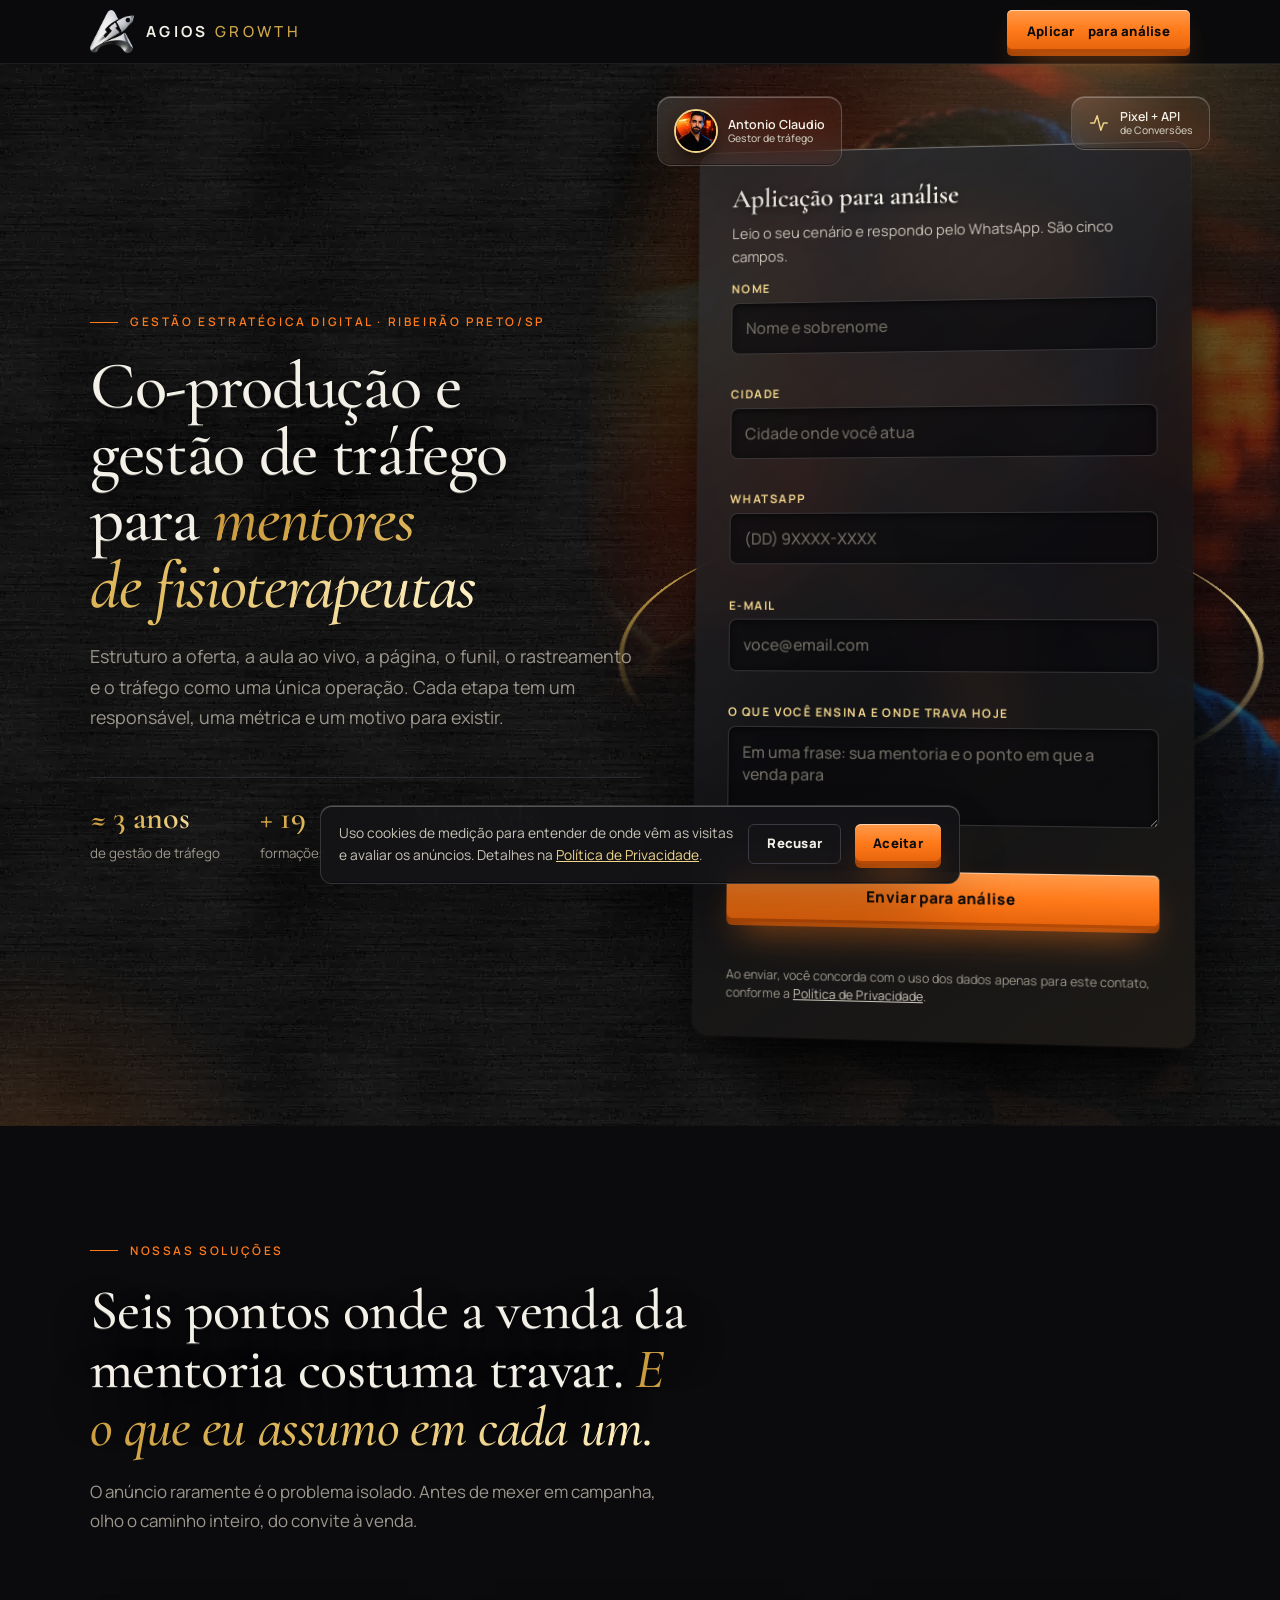
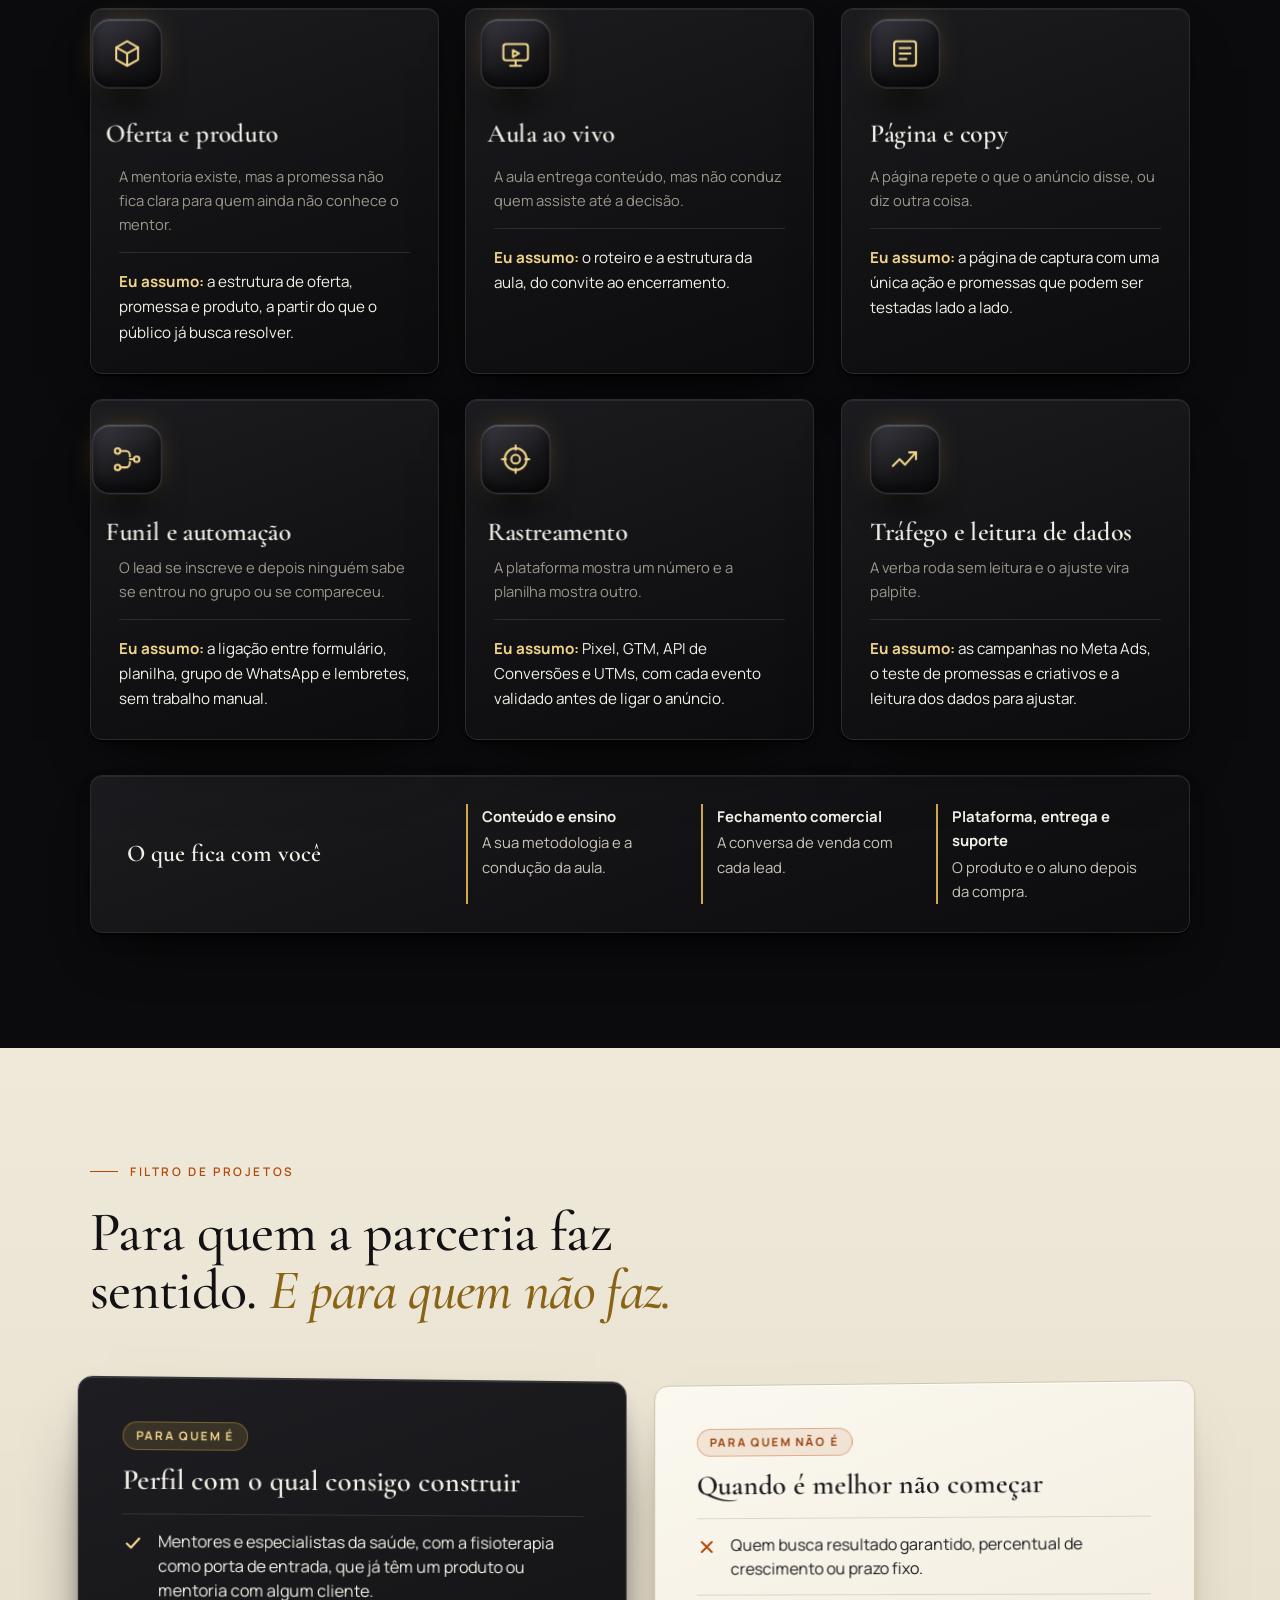
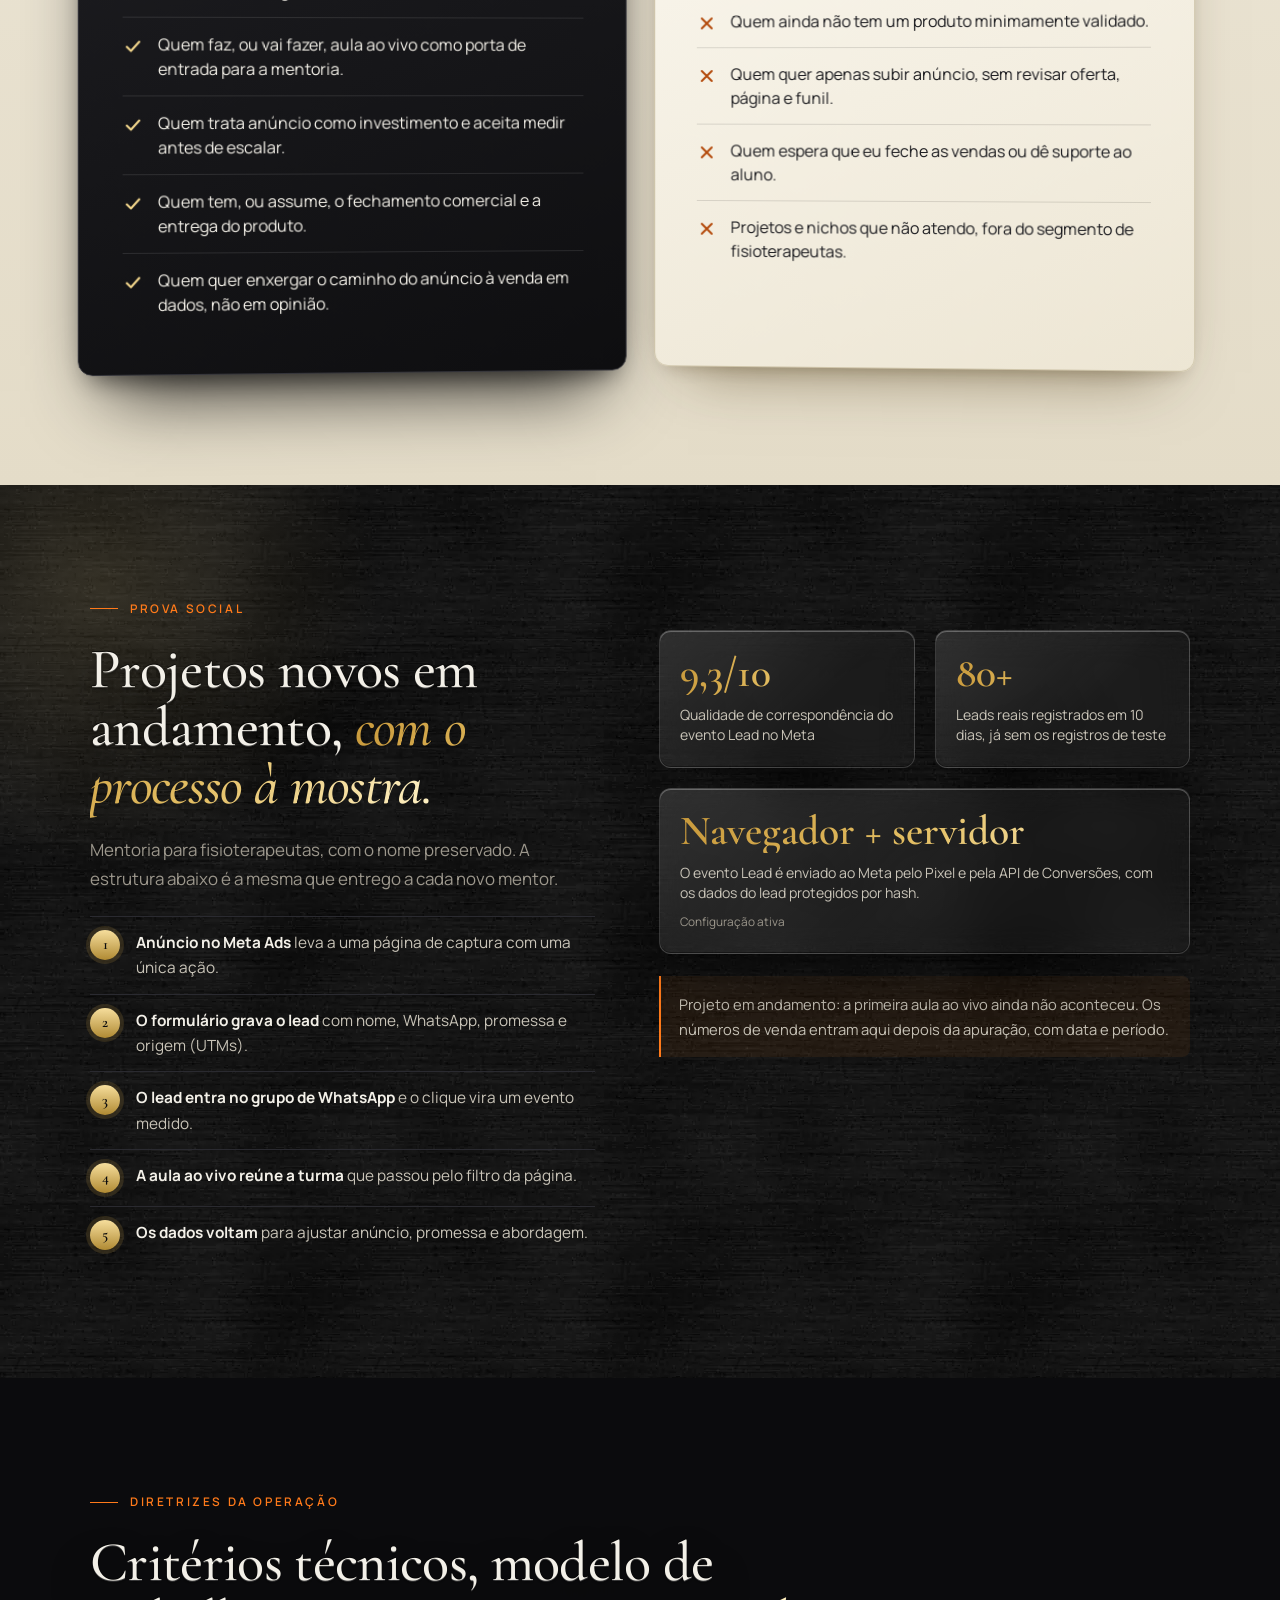
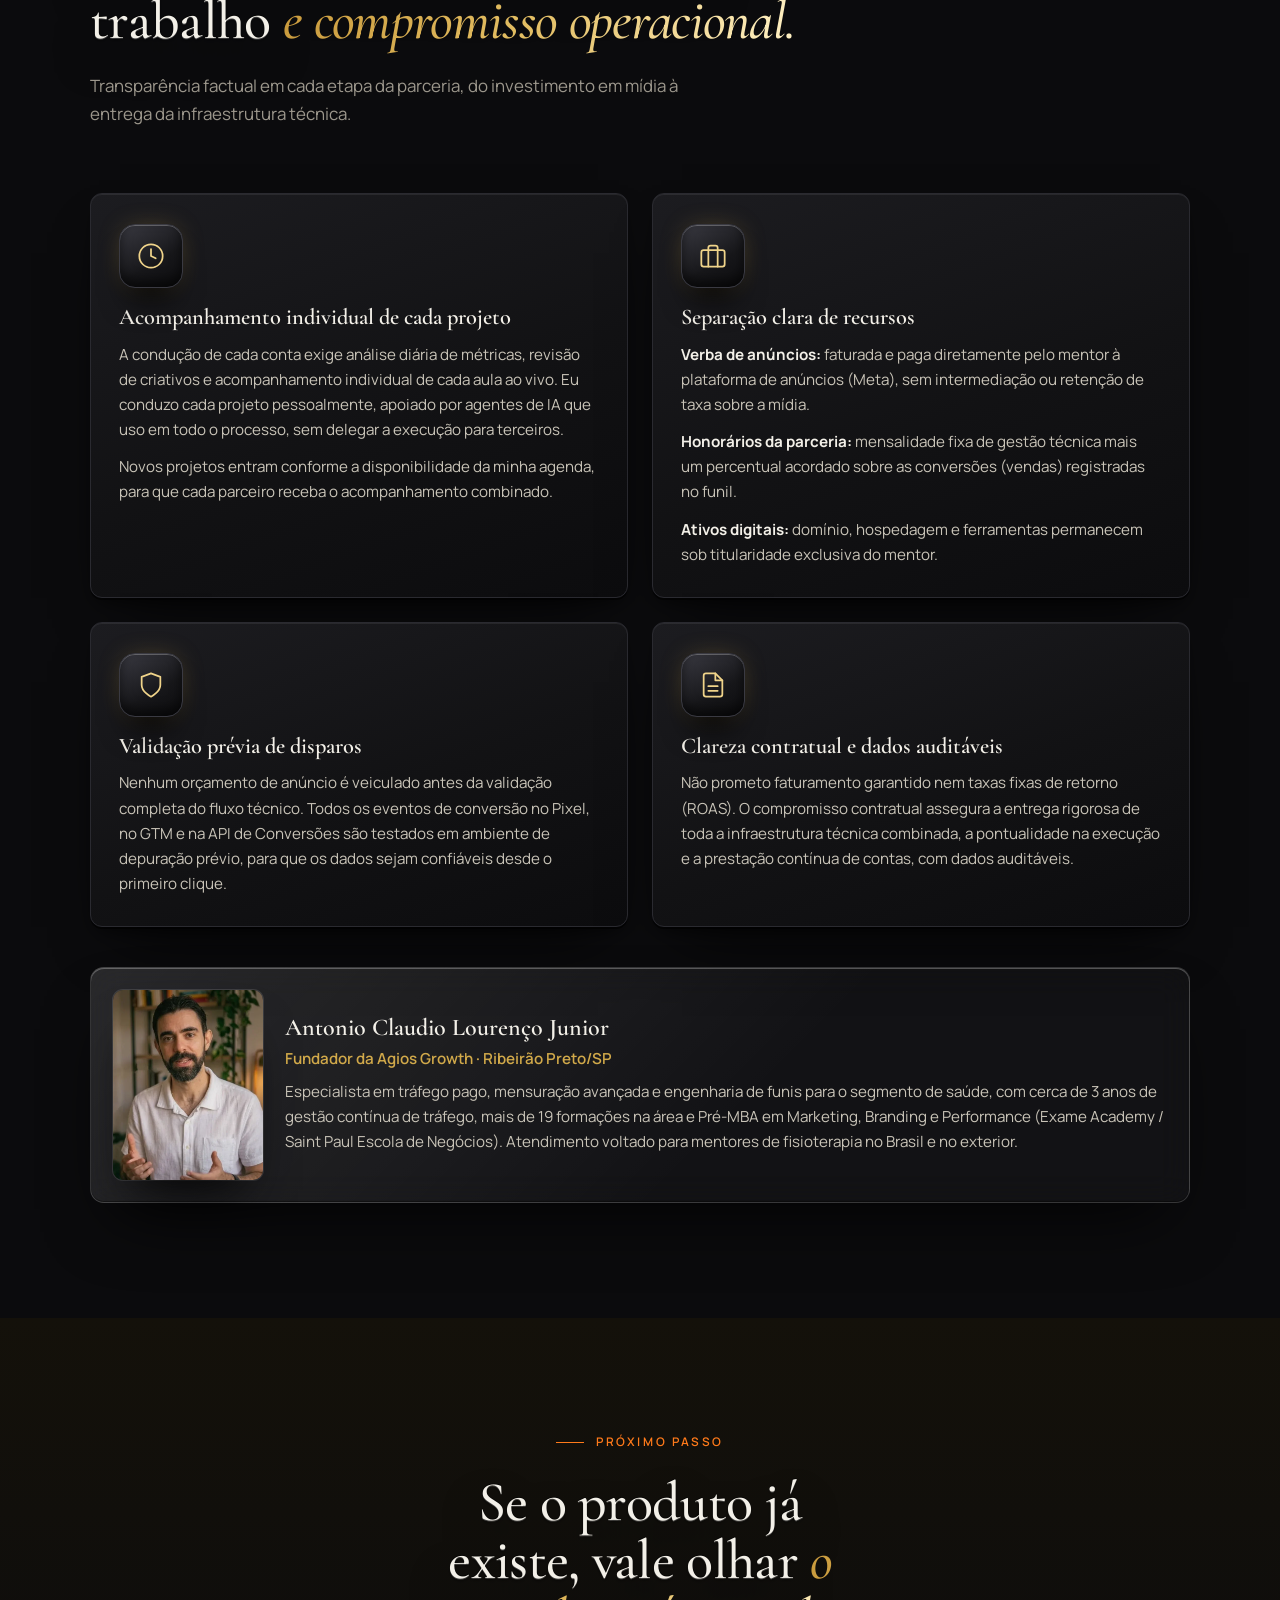
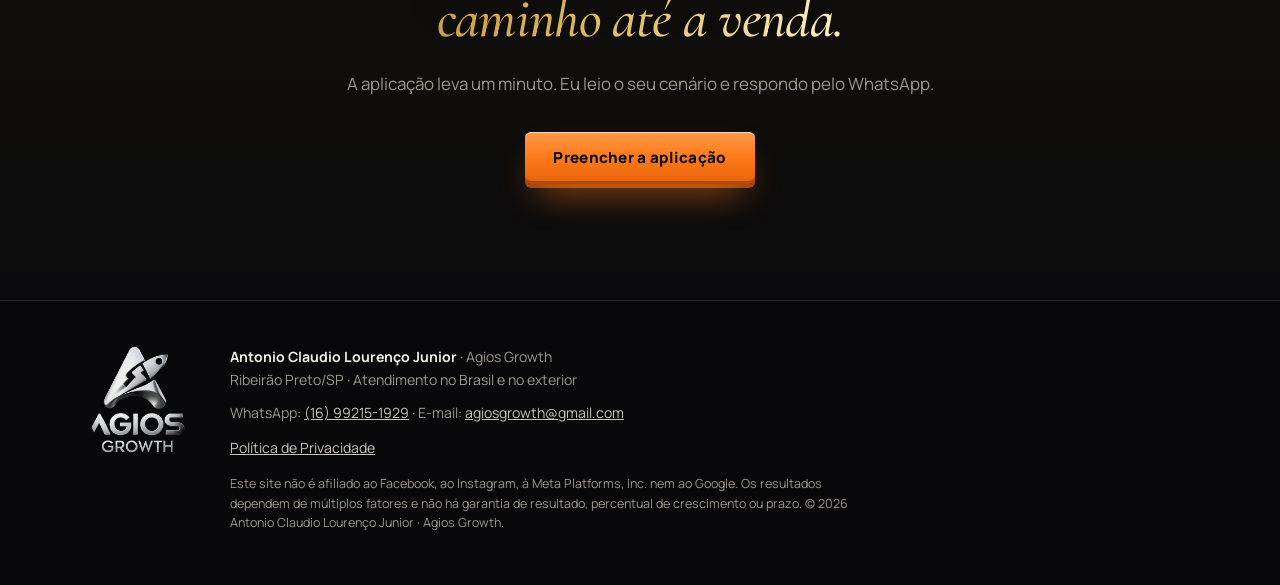
<file: index.html>
<!doctype html>
<html lang="pt-BR">
<head>
<meta charset="utf-8">
<meta name="viewport" content="width=device-width,initial-scale=1">
<title>Co-produção e gestão de tráfego para mentores de fisioterapeutas | Agios Growth</title>
<meta name="description" content="Oferta, aula ao vivo, página, funil, rastreamento e tráfego pago conduzidos em uma única operação para mentores de fisioterapeutas. Agios Growth, Ribeirão Preto/SP.">
<meta name="theme-color" content="#0B0B0D">
<link rel="canonical" href="https://gestaoparamentores.com.br/">
<meta property="og:type" content="website">
<meta property="og:url" content="https://gestaoparamentores.com.br/">
<meta property="og:site_name" content="Agios Growth">
<meta property="og:image" content="https://gestaoparamentores.com.br/img/og.jpg">
<meta property="og:image:width" content="1200">
<meta property="og:image:height" content="630">
<meta name="twitter:card" content="summary_large_image">
<meta property="og:locale" content="pt_BR">
<meta property="og:title" content="Co-produção e gestão de tráfego para mentores de fisioterapeutas">
<meta property="og:description" content="Do anúncio à venda, cada etapa com um responsável e uma métrica. Agios Growth.">
<link rel="icon" type="image/png" href="img/favicon-48.png">
<link rel="apple-touch-icon" href="img/icone-192.png">
<link rel="preconnect" href="https://fonts.googleapis.com">
<link rel="preconnect" href="https://fonts.gstatic.com" crossorigin>
<link rel="preload" as="image" href="img/hero.webp" type="image/webp" media="(min-width:1001px)">
<link href="https://fonts.googleapis.com/css2?family=Cormorant+Garamond:ital,wght@0,500;0,600;1,500;1,600&family=Manrope:wght@400;500;600;700;800&display=swap" rel="stylesheet">
<link rel="stylesheet" href="style.css">
<script src="config.js" defer></script>
<script src="app.js" defer></script>
<script type="application/ld+json">{"@context":"https://schema.org","@type":"ProfessionalService","name":"Agios Growth","founder":{"@type":"Person","name":"Antonio Claudio Lourenço Junior"},"areaServed":["BR","Exterior"],"address":{"@type":"PostalAddress","addressLocality":"Ribeirão Preto","addressRegion":"SP","addressCountry":"BR"},"description":"Co-produção e gestão de tráfego pago para mentores de fisioterapeutas."}</script>
</head>
<body>
<a class="skip" href="#aplicar">Ir para o formulário</a>

<header class="top">
<div class="wrap">
<a class="brand" href="#topo" aria-label="Agios Growth, início"><img src="img/simbolo-s.webp" alt="" width="44" height="43"><span>AGIOS <b>GROWTH</b></span></a>
<a class="btn btn-act" href="#aplicar" data-go-form>Aplicar<span class="hm">&nbsp;para análise</span></a>
</div>
</header>

<main id="topo">

<!-- DOBRA 1 · HERO + FORMULÁRIO -->
<section class="hero metal" aria-labelledby="h1">
<div class="orb beam" aria-hidden="true" style="width:900px;height:900px;right:-260px;top:-420px;background:radial-gradient(closest-side,rgba(240,212,138,.30),rgba(209,169,74,.10) 45%,transparent 70%)"></div>
<div class="orb" aria-hidden="true" style="width:700px;height:700px;left:-320px;bottom:-420px;background:radial-gradient(closest-side,rgba(255,122,26,.16),transparent 70%)"></div>
<div class="photo" aria-hidden="true"><img src="img/hero.webp" alt="" width="1200" height="1449" fetchpriority="high" decoding="async"></div>
<div class="wrap hero-grid">
<div>
<p class="kicker">Gestão estratégica digital · Ribeirão Preto/SP</p>
<h1 id="h1" class="emboss">Co-produção e gestão de tráfego para <span class="gold">mentores de fisioterapeutas</span></h1>
<p class="lead">Estruturo a oferta, a aula ao vivo, a página, o funil, o rastreamento e o tráfego como uma única operação. Cada etapa tem um responsável, uma métrica e um motivo para existir.</p>
<ul class="stats">
<li><span class="n gold">≈ 3 anos</span><span class="t">de gestão de tráfego</span></li>
<li><span class="n gold">+ 19</span><span class="t">formações na área</span></li>
<li><span class="n gold">Meta Ads</span><span class="t">com dados rastreados</span></li>
</ul>
</div>

<div class="card-wrap" id="aplicar">
<div class="ring" aria-hidden="true"><i></i></div>
<div class="glass chip fa" style="left:-7%;top:-5%" aria-hidden="true"><img class="av" src="img/hero.webp" alt="" width="44" height="44" decoding="async"><span>Antonio Claudio<small>Gestor de tráfego</small></span></div>
<div class="glass chip fb" style="right:-4%;top:-5%" aria-hidden="true"><svg width="22" height="22" viewBox="0 0 24 24" fill="none" stroke="#F0D48A" stroke-width="1.6" stroke-linecap="round" stroke-linejoin="round"><path d="M3 12h4l3-8 4 16 3-8h4"/></svg><span>Pixel + API<small>de Conversões</small></span></div>

<form id="form-lead" class="fcard" novalidate autocomplete="on" aria-labelledby="f-titulo">
<h2 id="f-titulo" class="emboss">Aplicação para análise</h2>
<p class="sub">Leio o seu cenário e respondo pelo WhatsApp. São cinco campos.</p>

<div class="field"><label for="f-nome">Nome</label><input id="f-nome" name="nome" type="text" autocomplete="name" placeholder="Nome e sobrenome" required><p class="err" role="alert"></p></div>
<div class="field"><label for="f-cidade">Cidade</label><input id="f-cidade" name="cidade" type="text" autocomplete="address-level2" placeholder="Cidade onde você atua" required><p class="err" role="alert"></p></div>
<div class="field"><label for="f-whatsapp">WhatsApp</label><input id="f-whatsapp" name="whatsapp" type="tel" inputmode="numeric" autocomplete="tel-national" placeholder="(DD) 9XXXX-XXXX" required><p class="err" role="alert"></p></div>
<div class="field"><label for="f-email">E-mail</label><input id="f-email" name="email" type="email" inputmode="email" autocomplete="email" placeholder="voce@email.com" required><p class="err" role="alert"></p></div>
<div class="field"><label for="f-descricao">O que você ensina e onde trava hoje</label><textarea id="f-descricao" name="descricao" rows="3" maxlength="400" placeholder="Em uma frase: sua mentoria e o ponto em que a venda para" required></textarea><p class="err" role="alert"></p></div>
<div class="hp" aria-hidden="true"><label>Empresa<input name="empresa" type="text" tabindex="-1" autocomplete="off"></label></div>

<button class="btn btn-act" type="submit">Enviar para análise</button>
<p class="fmsg" id="fmsg" role="alert"></p>
<p class="fine">Ao enviar, você concorda com o uso dos dados apenas para este contato, conforme a <a href="privacidade.html">Política de Privacidade</a>.</p>
</form>
</div>
</div>
</section>

<!-- DOBRA 2 · SOLUÇÕES -->
<section class="sec" aria-labelledby="h-sol">
<div class="wrap">
<div class="rv" style="max-width:820px">
<p class="kicker">Nossas soluções</p>
<h2 id="h-sol" class="h2 emboss">Seis pontos onde a venda da mentoria costuma travar. <span class="gold">E o que eu assumo em cada um.</span></h2>
<p class="lead">O anúncio raramente é o problema isolado. Antes de mexer em campanha, olho o caminho inteiro, do convite à venda.</p>
</div>

<div class="g3" style="margin-top:clamp(40px,6vw,72px)">
<article class="sol plate rv">
<div class="ico"><svg width="30" height="30" viewBox="0 0 24 24" fill="none" stroke="#F0D48A" stroke-width="1.5" stroke-linecap="round" stroke-linejoin="round"><path d="M12 3l8 4.5v9L12 21l-8-4.5v-9z"/><path d="M12 12l8-4.5M12 12v9M12 12L4 7.5"/></svg></div>
<h3>Oferta e produto</h3>
<p class="trava">A mentoria existe, mas a promessa não fica clara para quem ainda não conhece o mentor.</p>
<p class="assumo"><b>Eu assumo:</b> a estrutura de oferta, promessa e produto, a partir do que o público já busca resolver.</p>
</article>
<article class="sol plate rv">
<div class="ico"><svg width="30" height="30" viewBox="0 0 24 24" fill="none" stroke="#F0D48A" stroke-width="1.5" stroke-linecap="round" stroke-linejoin="round"><rect x="3" y="5" width="18" height="12" rx="2"/><path d="M10 9.5l4.5 2.5-4.5 2.5zM8 21h8M12 17v4"/></svg></div>
<h3>Aula ao vivo</h3>
<p class="trava">A aula entrega conteúdo, mas não conduz quem assiste até a decisão.</p>
<p class="assumo"><b>Eu assumo:</b> o roteiro e a estrutura da aula, do convite ao encerramento.</p>
</article>
<article class="sol plate rv">
<div class="ico"><svg width="30" height="30" viewBox="0 0 24 24" fill="none" stroke="#F0D48A" stroke-width="1.5" stroke-linecap="round" stroke-linejoin="round"><rect x="4" y="3" width="16" height="18" rx="2"/><path d="M8 8h8M8 12h8M8 16h5"/></svg></div>
<h3>Página e copy</h3>
<p class="trava">A página repete o que o anúncio disse, ou diz outra coisa.</p>
<p class="assumo"><b>Eu assumo:</b> a página de captura com uma única ação e promessas que podem ser testadas lado a lado.</p>
</article>
<article class="sol plate rv">
<div class="ico"><svg width="30" height="30" viewBox="0 0 24 24" fill="none" stroke="#F0D48A" stroke-width="1.5" stroke-linecap="round" stroke-linejoin="round"><circle cx="5" cy="6" r="2"/><circle cx="5" cy="18" r="2"/><circle cx="19" cy="12" r="2"/><path d="M7 6h4a3 3 0 013 3v1M7 18h4a3 3 0 003-3v-1M14 12h3"/></svg></div>
<h3>Funil e automação</h3>
<p class="trava">O lead se inscreve e depois ninguém sabe se entrou no grupo ou se compareceu.</p>
<p class="assumo"><b>Eu assumo:</b> a ligação entre formulário, planilha, grupo de WhatsApp e lembretes, sem trabalho manual.</p>
</article>
<article class="sol plate rv">
<div class="ico"><svg width="30" height="30" viewBox="0 0 24 24" fill="none" stroke="#F0D48A" stroke-width="1.5" stroke-linecap="round" stroke-linejoin="round"><circle cx="12" cy="12" r="8"/><circle cx="12" cy="12" r="3.2"/><path d="M12 2v3M12 19v3M2 12h3M19 12h3"/></svg></div>
<h3>Rastreamento</h3>
<p class="trava">A plataforma mostra um número e a planilha mostra outro.</p>
<p class="assumo"><b>Eu assumo:</b> Pixel, GTM, API de Conversões e UTMs, com cada evento validado antes de ligar o anúncio.</p>
</article>
<article class="sol plate rv">
<div class="ico"><svg width="30" height="30" viewBox="0 0 24 24" fill="none" stroke="#F0D48A" stroke-width="1.5" stroke-linecap="round" stroke-linejoin="round"><path d="M3 17l5-5 4 4 8-9"/><path d="M15 7h5v5"/></svg></div>
<h3>Tráfego e leitura de dados</h3>
<p class="trava">A verba roda sem leitura e o ajuste vira palpite.</p>
<p class="assumo"><b>Eu assumo:</b> as campanhas no Meta Ads, o teste de promessas e criativos e a leitura dos dados para ajustar.</p>
</article>
</div>

<div class="fica plate rv">
<h3>O que fica com você</h3>
<ul>
<li><strong>Conteúdo e ensino</strong>A sua metodologia e a condução da aula.</li>
<li><strong>Fechamento comercial</strong>A conversa de venda com cada lead.</li>
<li><strong>Plataforma, entrega e suporte</strong>O produto e o aluno depois da compra.</li>
</ul>
</div>
</div>
</section>

<!-- DOBRA 3 · PARA QUEM É / NÃO É -->
<section class="sec light" aria-labelledby="h-fit">
<div class="wrap">
<div class="rv" style="max-width:820px">
<p class="kicker">Filtro de projetos</p>
<h2 id="h-fit" class="h2">Para quem a parceria faz sentido. <span class="gold-d">E para quem não faz.</span></h2>
</div>
<div class="fit">
<div class="yes rv">
<span class="badge">Para quem é</span>
<h3>Perfil com o qual consigo construir</h3>
<ul>
<li><svg width="20" height="20" viewBox="0 0 20 20" fill="none" stroke="#F0D48A" stroke-width="2" stroke-linecap="round" stroke-linejoin="round"><path d="M4 10.5l4 4 8-9"/></svg><span>Mentores e especialistas da saúde, com a fisioterapia como porta de entrada, que já têm um produto ou mentoria com algum cliente.</span></li>
<li><svg width="20" height="20" viewBox="0 0 20 20" fill="none" stroke="#F0D48A" stroke-width="2" stroke-linecap="round" stroke-linejoin="round"><path d="M4 10.5l4 4 8-9"/></svg><span>Quem faz, ou vai fazer, aula ao vivo como porta de entrada para a mentoria.</span></li>
<li><svg width="20" height="20" viewBox="0 0 20 20" fill="none" stroke="#F0D48A" stroke-width="2" stroke-linecap="round" stroke-linejoin="round"><path d="M4 10.5l4 4 8-9"/></svg><span>Quem trata anúncio como investimento e aceita medir antes de escalar.</span></li>
<li><svg width="20" height="20" viewBox="0 0 20 20" fill="none" stroke="#F0D48A" stroke-width="2" stroke-linecap="round" stroke-linejoin="round"><path d="M4 10.5l4 4 8-9"/></svg><span>Quem tem, ou assume, o fechamento comercial e a entrega do produto.</span></li>
<li><svg width="20" height="20" viewBox="0 0 20 20" fill="none" stroke="#F0D48A" stroke-width="2" stroke-linecap="round" stroke-linejoin="round"><path d="M4 10.5l4 4 8-9"/></svg><span>Quem quer enxergar o caminho do anúncio à venda em dados, não em opinião.</span></li>
</ul>
</div>
<div class="no rv">
<span class="badge">Para quem não é</span>
<h3>Quando é melhor não começar</h3>
<ul>
<li><svg width="20" height="20" viewBox="0 0 20 20" fill="none" stroke="#B3490A" stroke-width="2" stroke-linecap="round"><path d="M5 5l10 10M15 5L5 15"/></svg><span>Quem busca resultado garantido, percentual de crescimento ou prazo fixo.</span></li>
<li><svg width="20" height="20" viewBox="0 0 20 20" fill="none" stroke="#B3490A" stroke-width="2" stroke-linecap="round"><path d="M5 5l10 10M15 5L5 15"/></svg><span>Quem ainda não tem um produto minimamente validado.</span></li>
<li><svg width="20" height="20" viewBox="0 0 20 20" fill="none" stroke="#B3490A" stroke-width="2" stroke-linecap="round"><path d="M5 5l10 10M15 5L5 15"/></svg><span>Quem quer apenas subir anúncio, sem revisar oferta, página e funil.</span></li>
<li><svg width="20" height="20" viewBox="0 0 20 20" fill="none" stroke="#B3490A" stroke-width="2" stroke-linecap="round"><path d="M5 5l10 10M15 5L5 15"/></svg><span>Quem espera que eu feche as vendas ou dê suporte ao aluno.</span></li>
<li><svg width="20" height="20" viewBox="0 0 20 20" fill="none" stroke="#B3490A" stroke-width="2" stroke-linecap="round"><path d="M5 5l10 10M15 5L5 15"/></svg><span>Projetos e nichos que não atendo, fora do segmento de fisioterapeutas.</span></li>
</ul>
</div>
</div>
</div>
</section>

<!-- DOBRA 4 · PROVA SOCIAL -->
<section class="sec metal" aria-labelledby="h-prova">
<div class="orb beam" aria-hidden="true" style="width:800px;height:800px;left:-300px;top:-300px;background:radial-gradient(closest-side,rgba(240,212,138,.14),transparent 70%)"></div>
<div class="wrap">
<div class="proof">
<div class="rv">
<p class="kicker">Prova social</p>
<h2 id="h-prova" class="h2 emboss">Projetos novos em andamento, <span class="gold">com o processo à mostra.</span></h2>
<p class="lead">Mentoria para fisioterapeutas, com o nome preservado. A estrutura abaixo é a mesma que entrego a cada novo mentor.</p>
<ol class="flow">
<li><span><strong>Anúncio no Meta Ads</strong> leva a uma página de captura com uma única ação.</span></li>
<li><span><strong>O formulário grava o lead</strong> com nome, WhatsApp, promessa e origem (UTMs).</span></li>
<li><span><strong>O lead entra no grupo de WhatsApp</strong> e o clique vira um evento medido.</span></li>
<li><span><strong>A aula ao vivo reúne a turma</strong> que passou pelo filtro da página.</span></li>
<li><span><strong>Os dados voltam</strong> para ajustar anúncio, promessa e abordagem.</span></li>
</ol>
</div>
<div class="rv">
<div class="metrics">
<div class="metric glass"><p class="v gold">9,3/10</p><p class="l">Qualidade de correspondência do evento Lead no Meta</p></div>
<div class="metric glass"><p class="v gold">80+</p><p class="l">Leads reais registrados em 10 dias, já sem os registros de teste</p></div>
<div class="metric glass" style="grid-column:1/-1"><p class="v gold">Navegador + servidor</p><p class="l">O evento Lead é enviado ao Meta pelo Pixel e pela API de Conversões, com os dados do lead protegidos por hash.</p><span class="d">Configuração ativa</span></div>
</div>
<p class="note">Projeto em andamento: a primeira aula ao vivo ainda não aconteceu. Os números de venda entram aqui depois da apuração, com data e período.</p>
</div>
</div>

</div>
</section>

<!-- DIRETRIZES DA OPERAÇÃO -->
<section class="sec dir" aria-labelledby="h-diretrizes">
<div class="wrap">
<div class="rv" style="max-width:820px">
<p class="kicker">Diretrizes da operação</p>
<h2 id="h-diretrizes" class="h2 emboss">Critérios técnicos, modelo de trabalho <span class="gold">e compromisso operacional.</span></h2>
<p class="lead">Transparência factual em cada etapa da parceria, do investimento em mídia à entrega da infraestrutura técnica.</p>
</div>

<div class="dir-grid">

<article class="plate rv">
<div class="ico"><svg width="28" height="28" viewBox="0 0 24 24" fill="none" stroke="#F0D48A" stroke-width="1.5" stroke-linecap="round" stroke-linejoin="round" aria-hidden="true"><circle cx="12" cy="12" r="10"/><polyline points="12 6 12 12 16 14"/></svg></div>
<h3>Acompanhamento individual de cada projeto</h3>
<p>A condução de cada conta exige análise diária de métricas, revisão de criativos e acompanhamento individual de cada aula ao vivo. Eu conduzo cada projeto pessoalmente, apoiado por agentes de IA que uso em todo o processo, sem delegar a execução para terceiros.</p>
<p>Novos projetos entram conforme a disponibilidade da minha agenda, para que cada parceiro receba o acompanhamento combinado.</p>
</article>

<article class="plate rv">
<div class="ico"><svg width="28" height="28" viewBox="0 0 24 24" fill="none" stroke="#F0D48A" stroke-width="1.5" stroke-linecap="round" stroke-linejoin="round" aria-hidden="true"><rect x="2" y="7" width="20" height="14" rx="2" ry="2"/><path d="M16 21V5a2 2 0 0 0-2-2h-4a2 2 0 0 0-2 2v16"/></svg></div>
<h3>Separação clara de recursos</h3>
<p><strong>Verba de anúncios:</strong> faturada e paga diretamente pelo mentor à plataforma de anúncios (Meta), sem intermediação ou retenção de taxa sobre a mídia.</p>
<p><strong>Honorários da parceria:</strong> mensalidade fixa de gestão técnica mais um percentual acordado sobre as conversões (vendas) registradas no funil.</p>
<p><strong>Ativos digitais:</strong> domínio, hospedagem e ferramentas permanecem sob titularidade exclusiva do mentor.</p>
</article>

<article class="plate rv">
<div class="ico"><svg width="28" height="28" viewBox="0 0 24 24" fill="none" stroke="#F0D48A" stroke-width="1.5" stroke-linecap="round" stroke-linejoin="round" aria-hidden="true"><path d="M12 22s8-4 8-10V5l-8-3-8 3v7c0 6 8 10 8 10z"/></svg></div>
<h3>Validação prévia de disparos</h3>
<p>Nenhum orçamento de anúncio é veiculado antes da validação completa do fluxo técnico. Todos os eventos de conversão no Pixel, no GTM e na API de Conversões são testados em ambiente de depuração prévio, para que os dados sejam confiáveis desde o primeiro clique.</p>
</article>

<article class="plate rv">
<div class="ico"><svg width="28" height="28" viewBox="0 0 24 24" fill="none" stroke="#F0D48A" stroke-width="1.5" stroke-linecap="round" stroke-linejoin="round" aria-hidden="true"><path d="M14 2H6a2 2 0 0 0-2 2v16a2 2 0 0 0 2 2h12a2 2 0 0 0 2-2V8z"/><polyline points="14 2 14 8 20 8"/><line x1="16" y1="13" x2="8" y2="13"/><line x1="16" y1="17" x2="8" y2="17"/></svg></div>
<h3>Clareza contratual e dados auditáveis</h3>
<p>Não prometo faturamento garantido nem taxas fixas de retorno (ROAS). O compromisso contratual assegura a entrega rigorosa de toda a infraestrutura técnica combinada, a pontualidade na execução e a prestação contínua de contas, com dados auditáveis.</p>
</article>

</div>

<div class="who glass rv">
<img src="img/especialista.webp" alt="Antonio Claudio Lourenço Jr., fundador da Agios Growth" width="150" height="190" loading="lazy" decoding="async">
<div>
<h3>Antonio Claudio Lourenço Junior</h3>
<p class="role">Fundador da Agios Growth · Ribeirão Preto/SP</p>
<p>Especialista em tráfego pago, mensuração avançada e engenharia de funis para o segmento de saúde, com cerca de 3 anos de gestão contínua de tráfego, mais de 19 formações na área e Pré-MBA em Marketing, Branding e Performance (Exame Academy / Saint Paul Escola de Negócios). Atendimento voltado para mentores de fisioterapia no Brasil e no exterior.</p>
</div>
</div>

</div>
</section>

<!-- FECHAMENTO -->
<section class="sec close" aria-labelledby="h-fim">
<div class="wrap">
<p class="kicker" style="justify-content:center">Próximo passo</p>
<h2 id="h-fim" class="h2 emboss">Se o produto já existe, vale olhar <span class="gold">o caminho até a venda.</span></h2>
<p class="lead">A aplicação leva um minuto. Eu leio o seu cenário e respondo pelo WhatsApp.</p>
<p style="margin-top:34px"><a class="btn btn-act" href="#aplicar" data-go-form>Preencher a aplicação</a></p>
</div>
</section>
</main>

<footer class="foot">
<div class="wrap">
<img src="img/logo-s.webp" alt="Agios Growth" width="96" height="109" loading="lazy">
<div>
<p><strong>Antonio Claudio Lourenço Junior</strong> · Agios Growth<br>Ribeirão Preto/SP · Atendimento no Brasil e no exterior</p>
<p class="contact">WhatsApp: <a href="https://wa.me/5516992151929" rel="noopener">(16) 99215-1929</a> · E-mail: <a href="mailto:agiosgrowth@gmail.com">agiosgrowth@gmail.com</a></p>
<nav aria-label="Informações legais"><a href="privacidade.html">Política de Privacidade</a></nav>
<p class="meta">Este site não é afiliado ao Facebook, ao Instagram, à Meta Platforms, Inc. nem ao Google. Os resultados dependem de múltiplos fatores e não há garantia de resultado, percentual de crescimento ou prazo. © 2026 Antonio Claudio Lourenço Junior · Agios Growth.</p>
</div>
</div>
</footer>

<div id="cookie" class="cookie glass" role="dialog" aria-label="Aviso de cookies">
<p>Uso cookies de medição para entender de onde vêm as visitas e avaliar os anúncios. Detalhes na <a href="privacidade.html#cookies">Política de Privacidade</a>.</p>
<button class="btn btn-line" id="cookie-no" type="button">Recusar</button>
<button class="btn btn-act" id="cookie-ok" type="button">Aceitar</button>
</div>
</body>
</html>
</file>
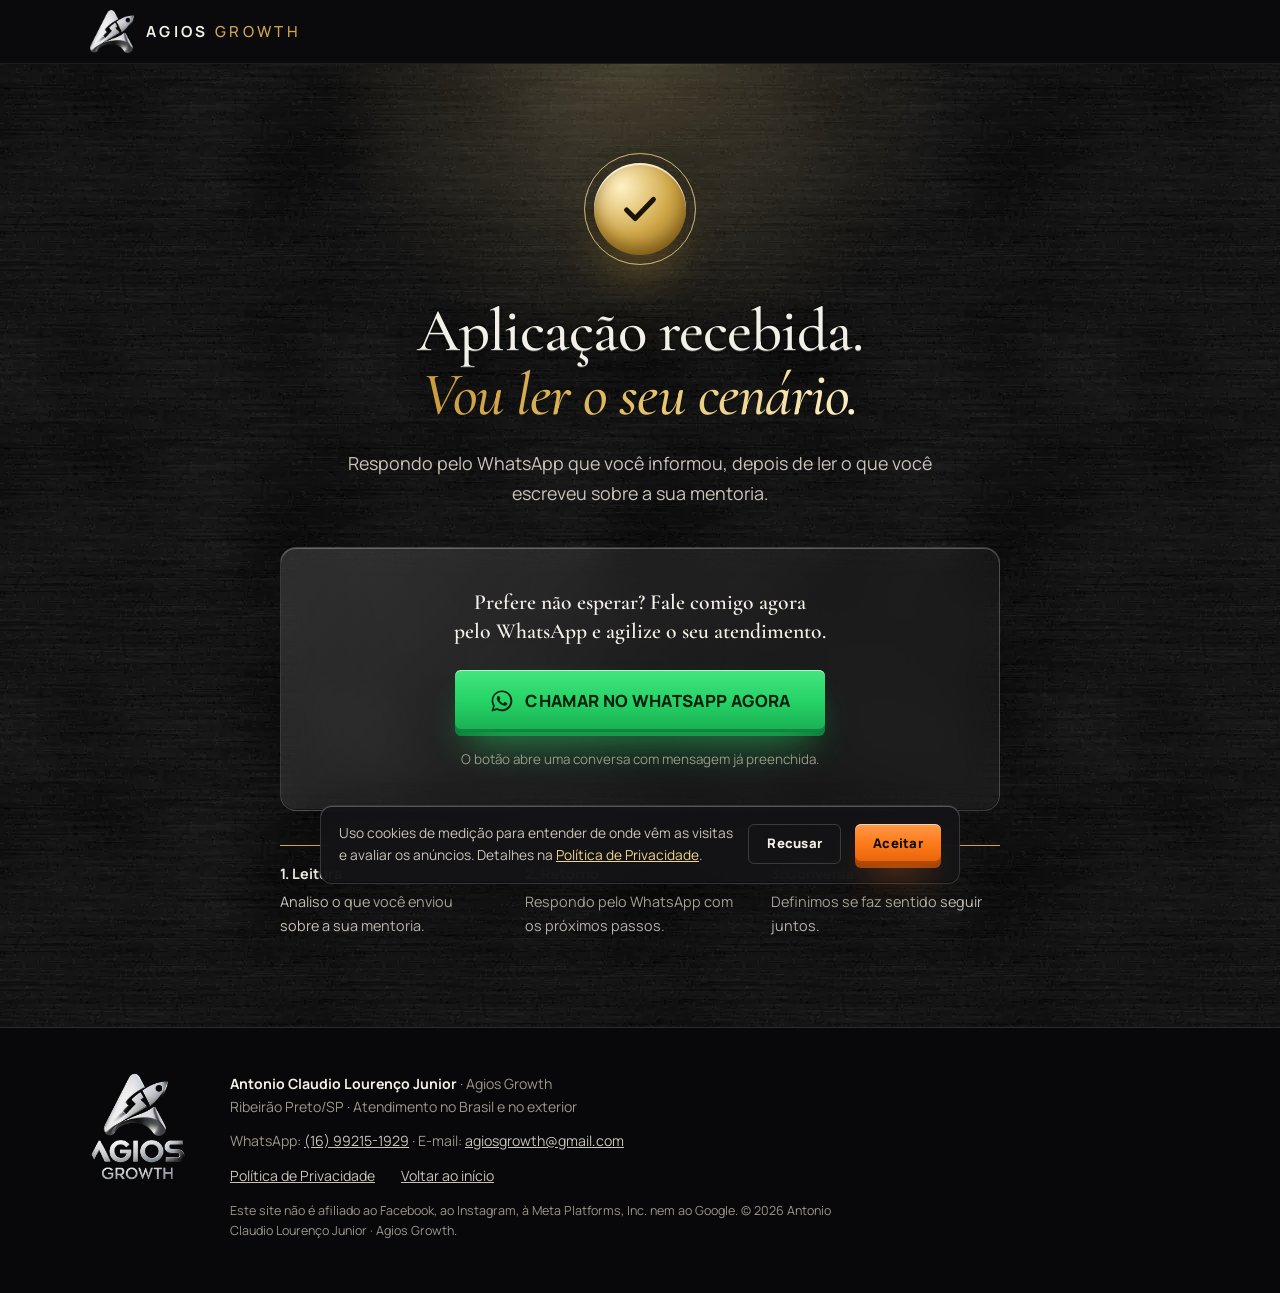
<file: obrigado.html>
<!doctype html>
<html lang="pt-BR">
<head>
<meta charset="utf-8">
<meta name="viewport" content="width=device-width,initial-scale=1">
<title>Aplicação recebida | Agios Growth</title>
<meta name="robots" content="noindex,nofollow">
<meta name="theme-color" content="#0B0B0D">
<link rel="icon" type="image/png" href="img/favicon-48.png">
<link rel="apple-touch-icon" href="img/icone-192.png">
<link rel="preconnect" href="https://fonts.googleapis.com">
<link rel="preconnect" href="https://fonts.gstatic.com" crossorigin>
<link href="https://fonts.googleapis.com/css2?family=Cormorant+Garamond:ital,wght@0,500;0,600;1,500;1,600&family=Manrope:wght@400;500;600;700;800&display=swap" rel="stylesheet">
<link rel="stylesheet" href="style.css">
<script src="config.js" defer></script>
<script src="app.js" defer></script>
</head>
<body>
<header class="top">
<div class="wrap">
<a class="brand" href="index.html" aria-label="Agios Growth, início"><img src="img/simbolo-s.webp" alt="" width="44" height="43"><span>AGIOS <b>GROWTH</b></span></a>
</div>
</header>

<main class="ty metal" style="position:relative;overflow:hidden">
<div class="orb beam" aria-hidden="true" style="width:900px;height:900px;left:50%;top:-460px;margin-left:-450px;background:radial-gradient(closest-side,rgba(240,212,138,.24),transparent 70%)"></div>
<div class="wrap">
<div class="box">
<div class="okmark" aria-hidden="true"><div class="disc"><svg width="46" height="46" viewBox="0 0 24 24" fill="none" stroke="#1B1405" stroke-width="2.6" stroke-linecap="round" stroke-linejoin="round"><path d="M5 12.5l4.5 4.5L19 7"/></svg></div></div>
<h1 class="emboss">Aplicação recebida<span id="ty-nome"></span>. <span class="gold">Vou ler o seu cenário.</span></h1>
<p class="lead">Respondo pelo WhatsApp que você informou, depois de ler o que você escreveu sobre a sua mentoria.</p>

<div class="accel glass">
<p class="q">Prefere não esperar? Fale comigo agora pelo WhatsApp e agilize o seu atendimento.</p>
<a id="btn-wa" class="btn btn-wa" href="https://wa.me/" target="_blank" rel="noopener">
<svg width="26" height="26" viewBox="0 0 32 32" aria-hidden="true"><path fill="#06210F" d="M16.02 3C9 3 3.3 8.7 3.3 15.7c0 2.24.58 4.42 1.7 6.34L3 29l7.15-1.87a12.7 12.7 0 0 0 5.87 1.5h.01c7.01 0 12.72-5.7 12.72-12.72C28.75 8.7 23.04 3 16.02 3zm0 23.3h-.01a10.55 10.55 0 0 1-5.38-1.47l-.39-.23-4.24 1.11 1.13-4.13-.25-.42a10.5 10.5 0 0 1-1.62-5.6c0-5.82 4.74-10.56 10.57-10.56 2.82 0 5.47 1.1 7.46 3.1a10.5 10.5 0 0 1 3.09 7.47c0 5.83-4.74 10.57-10.56 10.57zm5.8-7.91c-.32-.16-1.88-.93-2.17-1.03-.29-.11-.5-.16-.71.16-.21.32-.82 1.03-1 1.24-.19.21-.37.24-.69.08-.32-.16-1.34-.5-2.55-1.58-.94-.84-1.58-1.88-1.76-2.2-.19-.32-.02-.49.14-.65.14-.14.32-.37.48-.56.16-.19.21-.32.32-.53.1-.21.05-.4-.03-.56-.08-.16-.71-1.71-.98-2.34-.26-.62-.52-.53-.71-.54l-.61-.01c-.21 0-.56.08-.85.4-.29.32-1.11 1.08-1.11 2.64 0 1.55 1.14 3.06 1.3 3.27.16.21 2.22 3.4 5.4 4.76.76.33 1.35.52 1.81.67.76.24 1.45.21 2 .13.61-.09 1.88-.77 2.14-1.51.27-.74.27-1.38.19-1.51-.08-.13-.29-.21-.61-.37z"/></svg>
CHAMAR NO WHATSAPP AGORA</a>
<p class="s">O botão abre uma conversa com mensagem já preenchida.</p>
</div>

<ol class="steps">
<li><b>1. Leitura</b>Analiso o que você enviou sobre a sua mentoria.</li>
<li><b>2. Retorno</b>Respondo pelo WhatsApp com os próximos passos.</li>
<li><b>3. Conversa</b>Definimos se faz sentido seguir juntos.</li>
</ol>
</div>
</div>
</main>

<footer class="foot">
<div class="wrap">
<img src="img/logo-s.webp" alt="Agios Growth" width="96" height="109" loading="lazy">
<div>
<p><strong>Antonio Claudio Lourenço Junior</strong> · Agios Growth<br>Ribeirão Preto/SP · Atendimento no Brasil e no exterior</p>
<p class="contact">WhatsApp: <a href="https://wa.me/5516992151929" rel="noopener">(16) 99215-1929</a> · E-mail: <a href="mailto:agiosgrowth@gmail.com">agiosgrowth@gmail.com</a></p>
<nav aria-label="Informações legais"><a href="privacidade.html">Política de Privacidade</a><a href="index.html">Voltar ao início</a></nav>
<p class="meta">Este site não é afiliado ao Facebook, ao Instagram, à Meta Platforms, Inc. nem ao Google. © 2026 Antonio Claudio Lourenço Junior · Agios Growth.</p>
</div>
</div>
</footer>

<div id="cookie" class="cookie glass" role="dialog" aria-label="Aviso de cookies">
<p>Uso cookies de medição para entender de onde vêm as visitas e avaliar os anúncios. Detalhes na <a href="privacidade.html#cookies">Política de Privacidade</a>.</p>
<button class="btn btn-line" id="cookie-no" type="button">Recusar</button>
<button class="btn btn-act" id="cookie-ok" type="button">Aceitar</button>
</div>
</body>
</html>
</file>
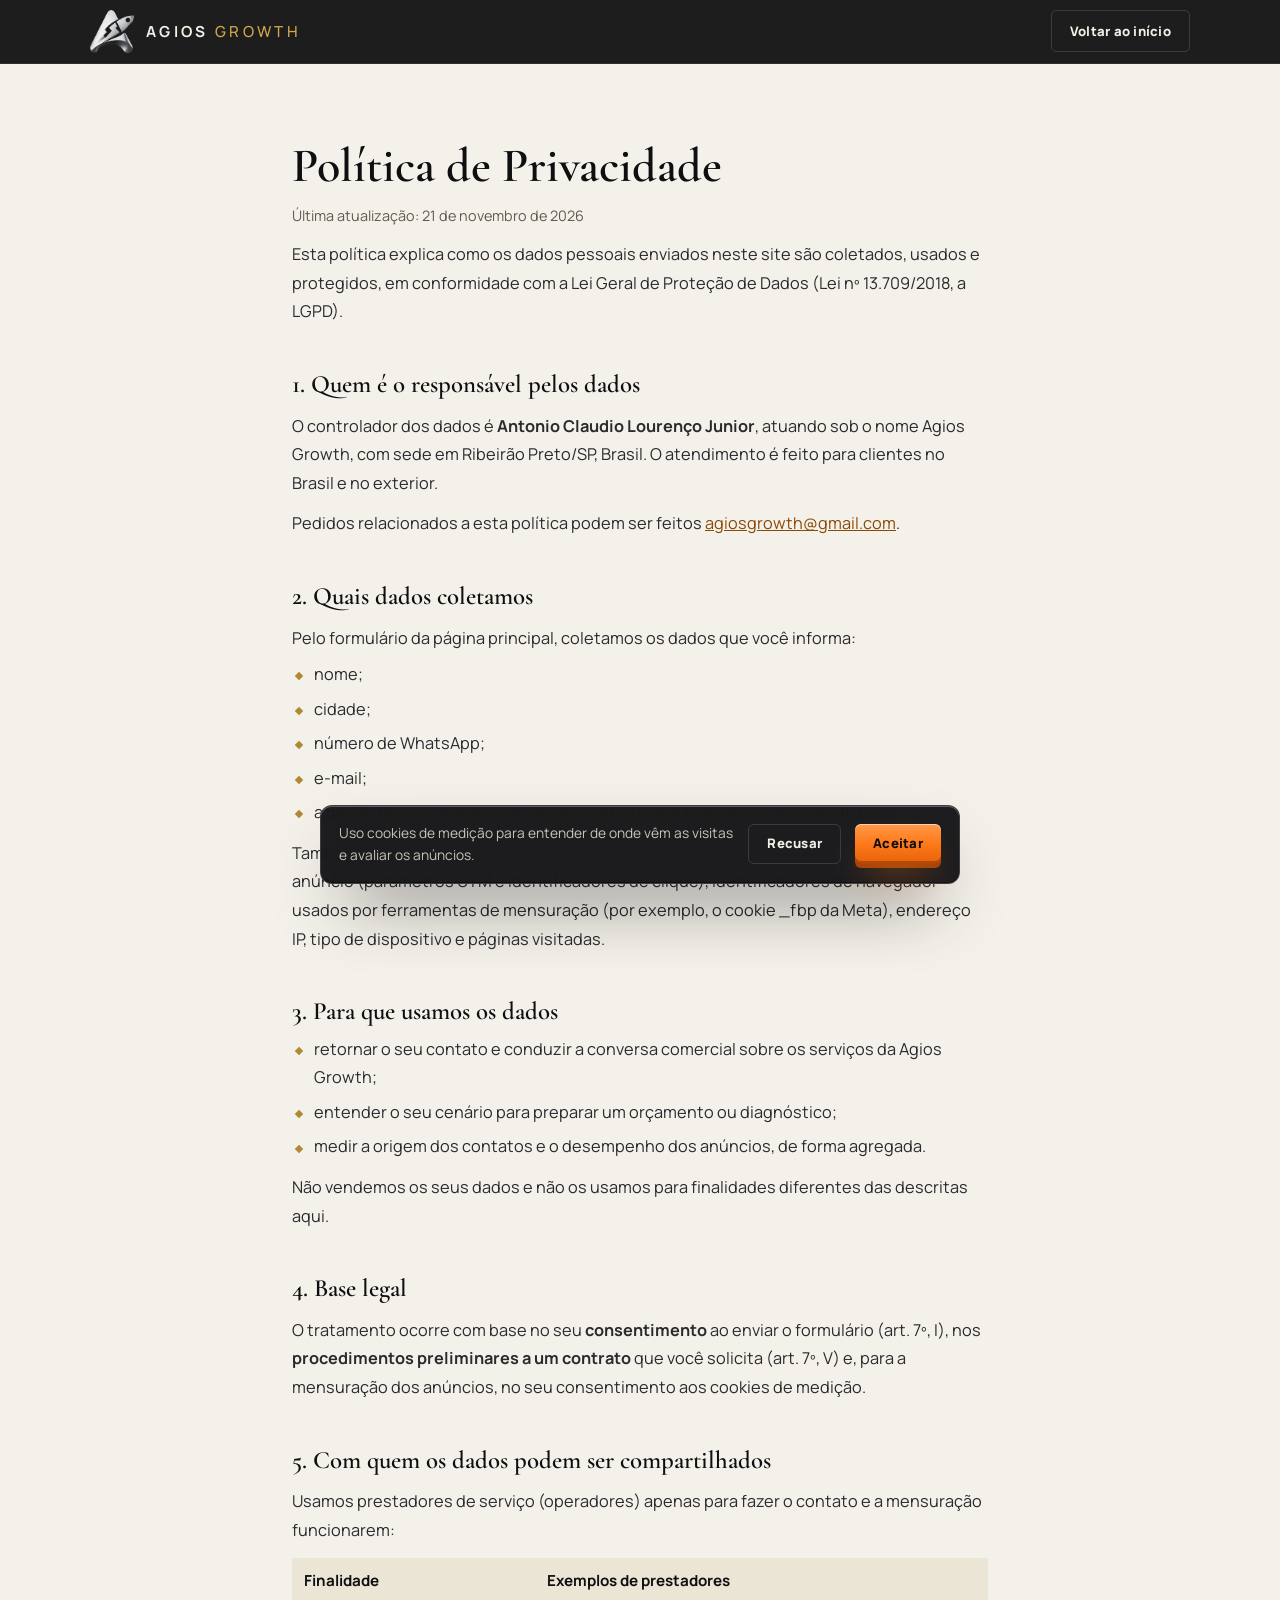
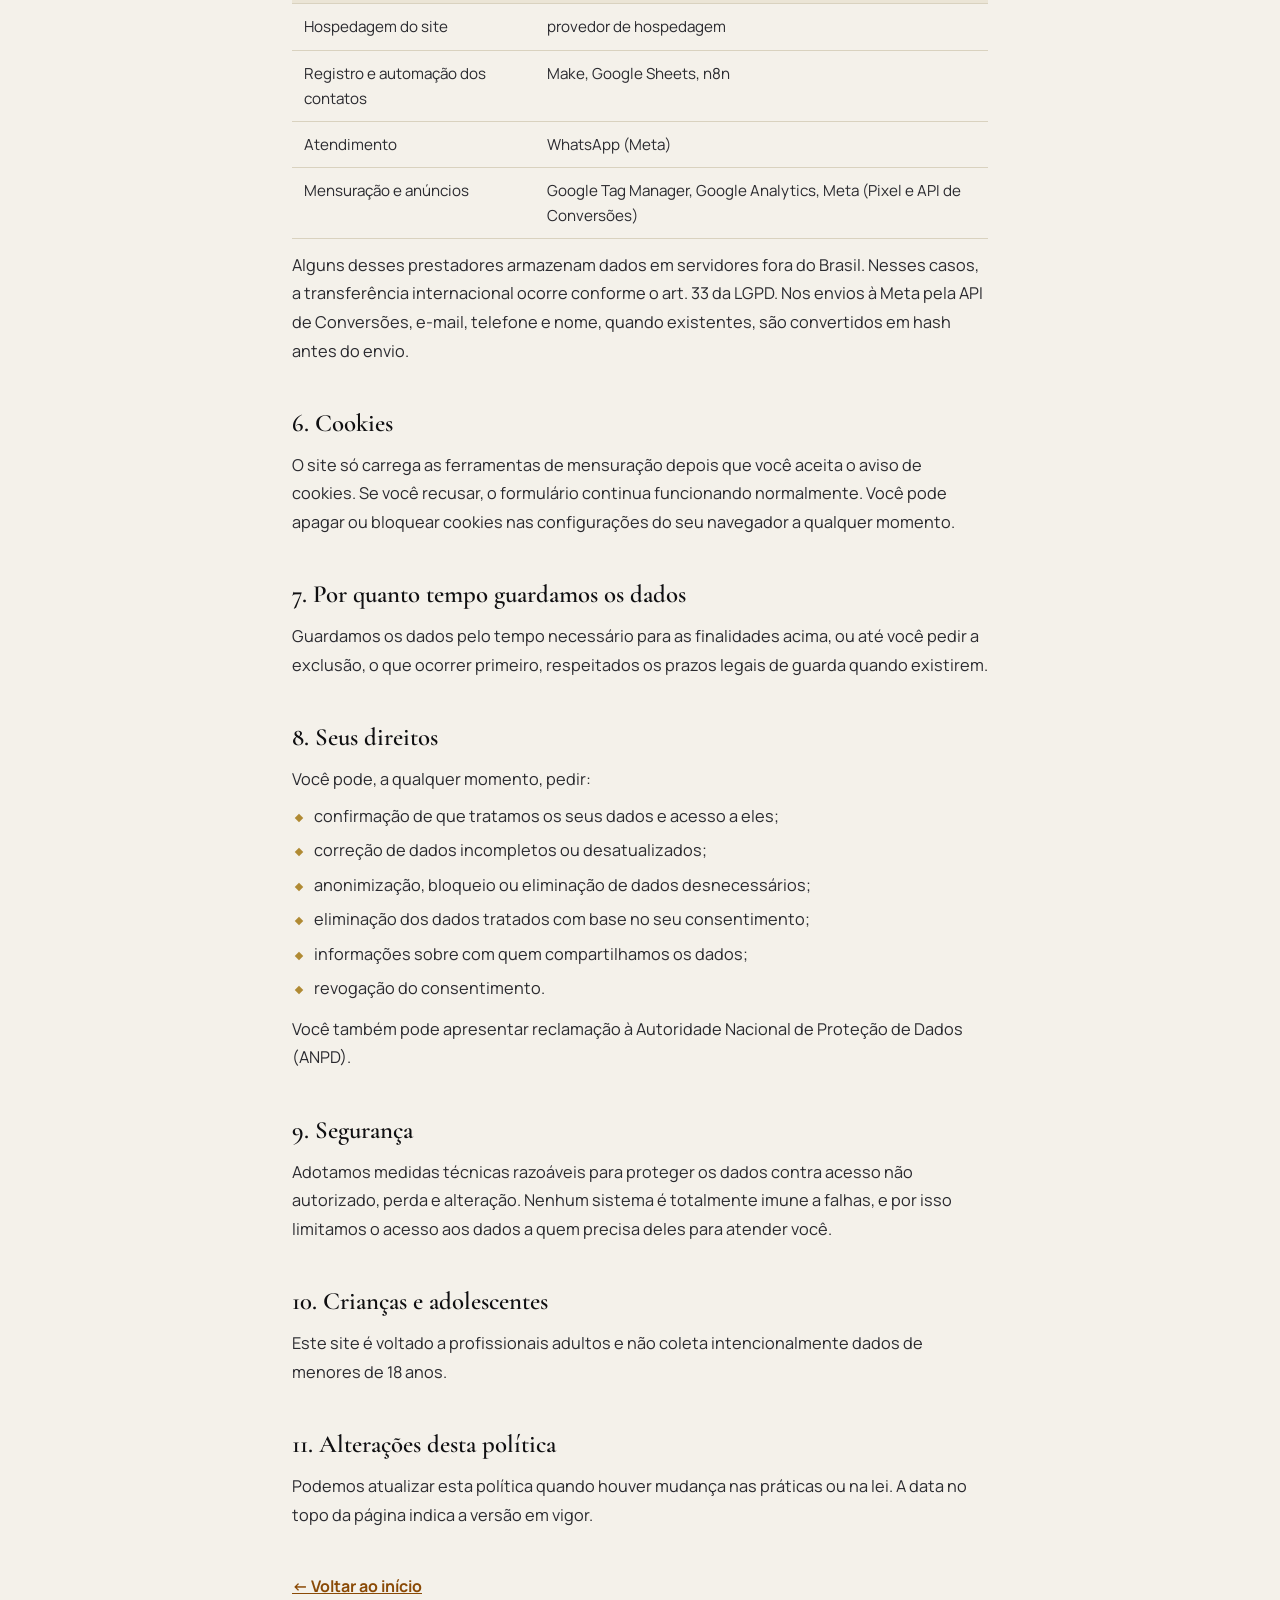
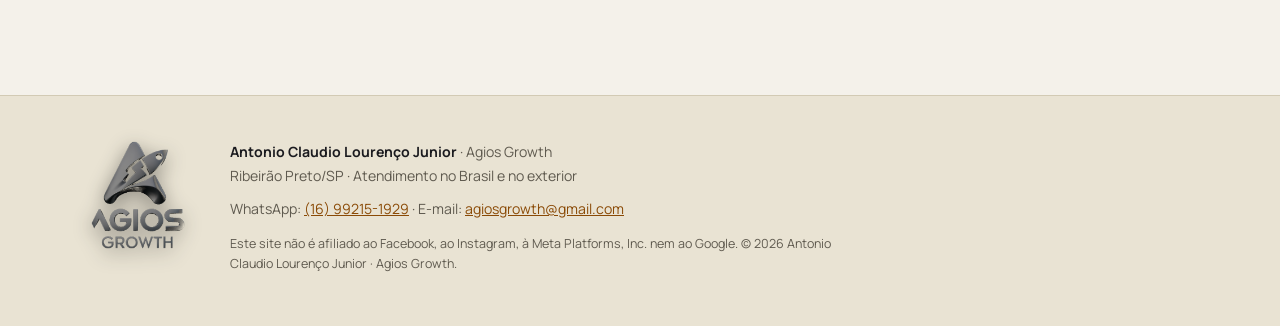
<file: privacidade.html>
<!doctype html>
<html lang="pt-BR">
<head>
<meta charset="utf-8">
<meta name="viewport" content="width=device-width,initial-scale=1">
<title>Política de Privacidade | Agios Growth</title>
<link rel="canonical" href="https://gestaoparamentores.com.br/privacidade.html">
<meta name="description" content="Como a Agios Growth coleta, usa e protege os dados enviados pelo formulário do site, conforme a LGPD.">
<meta name="theme-color" content="#0B0B0D">
<link rel="icon" type="image/png" href="img/favicon-48.png">
<link rel="apple-touch-icon" href="img/icone-192.png">
<link rel="preconnect" href="https://fonts.googleapis.com">
<link rel="preconnect" href="https://fonts.gstatic.com" crossorigin>
<link href="https://fonts.googleapis.com/css2?family=Cormorant+Garamond:wght@500;600&family=Manrope:wght@400;500;700&display=swap" rel="stylesheet">
<link rel="stylesheet" href="style.css">
<script src="config.js" defer></script>
<script src="app.js" defer></script>
</head>
<body class="read">
<header class="top">
<div class="wrap">
<a class="brand" href="index.html" aria-label="Agios Growth, início"><img src="img/simbolo-s.webp" alt="" width="44" height="43"><span>AGIOS <b>GROWTH</b></span></a>
<a class="btn btn-line" href="index.html" style="min-height:42px;padding:10px 18px;font-size:.82rem">Voltar ao início</a>
</div>
</header>

<main class="doc">
<h1>Política de Privacidade</h1>
<p class="upd">Última atualização: 21 de novembro de 2026</p>
<p>Esta política explica como os dados pessoais enviados neste site são coletados, usados e protegidos, em conformidade com a Lei Geral de Proteção de Dados (Lei nº 13.709/2018, a LGPD).</p>

<h2>1. Quem é o responsável pelos dados</h2>
<p>O controlador dos dados é <strong>Antonio Claudio Lourenço Junior</strong>, atuando sob o nome Agios Growth, com sede em Ribeirão Preto/SP, Brasil. O atendimento é feito para clientes no Brasil e no exterior.</p>
<p>Pedidos relacionados a esta política podem ser feitos <span data-config="email">pelo WhatsApp de atendimento</span>.</p>

<h2>2. Quais dados coletamos</h2>
<p>Pelo formulário da página principal, coletamos os dados que você informa:</p>
<ul>
<li>nome;</li>
<li>cidade;</li>
<li>número de WhatsApp;</li>
<li>e-mail;</li>
<li>a breve descrição que você escreve sobre o que ensina e onde a venda trava.</li>
</ul>
<p>Também podem ser coletados dados técnicos da visita, como a origem do clique no anúncio (parâmetros UTM e identificadores de clique), identificadores de navegador usados por ferramentas de mensuração (por exemplo, o cookie _fbp da Meta), endereço IP, tipo de dispositivo e páginas visitadas.</p>

<h2>3. Para que usamos os dados</h2>
<ul>
<li>retornar o seu contato e conduzir a conversa comercial sobre os serviços da Agios Growth;</li>
<li>entender o seu cenário para preparar um orçamento ou diagnóstico;</li>
<li>medir a origem dos contatos e o desempenho dos anúncios, de forma agregada.</li>
</ul>
<p>Não vendemos os seus dados e não os usamos para finalidades diferentes das descritas aqui.</p>

<h2>4. Base legal</h2>
<p>O tratamento ocorre com base no seu <strong>consentimento</strong> ao enviar o formulário (art. 7º, I), nos <strong>procedimentos preliminares a um contrato</strong> que você solicita (art. 7º, V) e, para a mensuração dos anúncios, no seu consentimento aos cookies de medição.</p>

<h2>5. Com quem os dados podem ser compartilhados</h2>
<p>Usamos prestadores de serviço (operadores) apenas para fazer o contato e a mensuração funcionarem:</p>
<table>
<tr><th>Finalidade</th><th>Exemplos de prestadores</th></tr>
<tr><td>Hospedagem do site</td><td>provedor de hospedagem</td></tr>
<tr><td>Registro e automação dos contatos</td><td>Make, Google Sheets, n8n</td></tr>
<tr><td>Atendimento</td><td>WhatsApp (Meta)</td></tr>
<tr><td>Mensuração e anúncios</td><td>Google Tag Manager, Google Analytics, Meta (Pixel e API de Conversões)</td></tr>
</table>
<p>Alguns desses prestadores armazenam dados em servidores fora do Brasil. Nesses casos, a transferência internacional ocorre conforme o art. 33 da LGPD. Nos envios à Meta pela API de Conversões, e-mail, telefone e nome, quando existentes, são convertidos em hash antes do envio.</p>

<h2 id="cookies">6. Cookies</h2>
<p>O site só carrega as ferramentas de mensuração depois que você aceita o aviso de cookies. Se você recusar, o formulário continua funcionando normalmente. Você pode apagar ou bloquear cookies nas configurações do seu navegador a qualquer momento.</p>

<h2>7. Por quanto tempo guardamos os dados</h2>
<p>Guardamos os dados pelo tempo necessário para as finalidades acima, ou até você pedir a exclusão, o que ocorrer primeiro, respeitados os prazos legais de guarda quando existirem.</p>

<h2>8. Seus direitos</h2>
<p>Você pode, a qualquer momento, pedir:</p>
<ul>
<li>confirmação de que tratamos os seus dados e acesso a eles;</li>
<li>correção de dados incompletos ou desatualizados;</li>
<li>anonimização, bloqueio ou eliminação de dados desnecessários;</li>
<li>eliminação dos dados tratados com base no seu consentimento;</li>
<li>informações sobre com quem compartilhamos os dados;</li>
<li>revogação do consentimento.</li>
</ul>
<p>Você também pode apresentar reclamação à Autoridade Nacional de Proteção de Dados (ANPD).</p>

<h2>9. Segurança</h2>
<p>Adotamos medidas técnicas razoáveis para proteger os dados contra acesso não autorizado, perda e alteração. Nenhum sistema é totalmente imune a falhas, e por isso limitamos o acesso aos dados a quem precisa deles para atender você.</p>

<h2>10. Crianças e adolescentes</h2>
<p>Este site é voltado a profissionais adultos e não coleta intencionalmente dados de menores de 18 anos.</p>

<h2>11. Alterações desta política</h2>
<p>Podemos atualizar esta política quando houver mudança nas práticas ou na lei. A data no topo da página indica a versão em vigor.</p>

<a class="back" href="index.html">← Voltar ao início</a>
</main>

<footer class="foot light-f">
<div class="wrap">
<img src="img/logo-s.webp" alt="Agios Growth" width="96" height="109" loading="lazy" style="filter:drop-shadow(0 6px 10px rgba(0,0,0,.45)) brightness(.55) contrast(1.2)">
<div>
<p><strong>Antonio Claudio Lourenço Junior</strong> · Agios Growth<br>Ribeirão Preto/SP · Atendimento no Brasil e no exterior</p>
<p class="contact">WhatsApp: <a href="https://wa.me/5516992151929" rel="noopener">(16) 99215-1929</a> · E-mail: <a href="mailto:agiosgrowth@gmail.com">agiosgrowth@gmail.com</a></p>
<p class="meta">Este site não é afiliado ao Facebook, ao Instagram, à Meta Platforms, Inc. nem ao Google. © 2026 Antonio Claudio Lourenço Junior · Agios Growth.</p>
</div>
</div>
</footer>

<div id="cookie" class="cookie glass" role="dialog" aria-label="Aviso de cookies" style="background:rgba(20,20,23,.96)">
<p>Uso cookies de medição para entender de onde vêm as visitas e avaliar os anúncios.</p>
<button class="btn btn-line" id="cookie-no" type="button">Recusar</button>
<button class="btn btn-act" id="cookie-ok" type="button">Aceitar</button>
</div>
</body>
</html>
</file>
<file: style.css>
/* Agios Growth · LP infoprodutores · base visual v1.0 (preto metal, dourado, laranja só na ação) */
:root{
  --bg:#0B0B0D;--g1:#141417;--g2:#1B1B1F;--line:#2A2A30;
  --gold:#D1A94A;--gold-l:#F0D48A;--gold-xl:#FFF1C4;
  --act:#FF7A1A;--act-d:#E5620A;
  --txt:#F3F0E8;--mut:#9C978C;--soft:#C9C4B8;
  --serif:"Cormorant Garamond",Georgia,"Times New Roman",serif;
  --sans:"Manrope",system-ui,-apple-system,"Segoe UI",sans-serif;
}
*{box-sizing:border-box}
html{scroll-behavior:smooth;-webkit-text-size-adjust:100%}
body{margin:0;background:var(--bg);color:var(--txt);font:400 16px/1.65 var(--sans);-webkit-font-smoothing:antialiased;overflow-x:hidden}
h1,h2,h3,p,ul,ol,figure{margin:0}
ul,ol{padding:0;list-style:none}
img{max-width:100%;display:block}
a{color:var(--gold-l)}a:hover{color:var(--gold-xl)}
:focus-visible{outline:2px solid var(--gold-l);outline-offset:3px}
.sr{position:absolute;width:1px;height:1px;overflow:hidden;clip:rect(0 0 0 0);white-space:nowrap}
.skip{position:absolute;left:12px;top:-60px;background:var(--gold-l);color:#0B0B0D;padding:10px 16px;border-radius:4px;font-weight:700;z-index:100;text-decoration:none}
.skip:focus{top:12px}

.wrap{max-width:1180px;margin-inline:auto;padding-inline:clamp(20px,4vw,40px);position:relative}
.sec{padding-block:clamp(72px,9vw,124px);position:relative;overflow:hidden}
.metal{background-color:#0F0F11;background-image:url(img/metal.webp);background-size:360px 360px}
.serif{font-family:var(--serif)}
.kicker{font:600 .74rem/1.5 var(--sans);letter-spacing:.22em;text-transform:uppercase;color:var(--act);margin-bottom:22px;display:flex;align-items:center;gap:12px}
.kicker::before{content:"";width:28px;height:1px;background:var(--act);flex:none}
.h2{font-family:var(--serif);font-weight:500;font-size:clamp(2.1rem,4.4vw,3.5rem);line-height:1.04;letter-spacing:-.012em;text-wrap:balance}
.lead{color:var(--mut);font-size:1.06rem;line-height:1.7;max-width:60ch;margin-top:22px}
.gold{text-shadow:none;background-image:linear-gradient(100deg,#C99A3C 0%,#E3BE63 22%,#FFF1C4 46%,#F0D48A 54%,#CFA146 78%,#E3BE63 100%);background-size:220% 100%;-webkit-background-clip:text;background-clip:text;color:transparent;font-style:italic;animation:sheen 8s linear infinite}
/* tipografia em alto relevo */
.emboss{text-shadow:0 1px 0 rgba(255,255,255,.22),0 -1px 0 rgba(0,0,0,.65),0 2px 3px rgba(0,0,0,.5),0 22px 38px rgba(0,0,0,.55)}

.glass{background:linear-gradient(135deg,rgba(255,255,255,.13),rgba(255,255,255,.03) 60%);border:1px solid rgba(255,255,255,.15);-webkit-backdrop-filter:blur(16px) saturate(150%);backdrop-filter:blur(16px) saturate(150%);box-shadow:inset 0 1px 0 rgba(255,255,255,.28),inset 0 -1px 0 rgba(0,0,0,.4),0 34px 70px -28px rgba(0,0,0,.85)}
.plate{background:linear-gradient(160deg,#1C1C20 0%,#121214 55%,#0C0C0E 100%);border:1px solid var(--line);box-shadow:inset 0 1px 0 rgba(255,255,255,.07),0 2px 0 rgba(0,0,0,.6),0 30px 60px -30px rgba(0,0,0,.95),0 8px 18px -8px rgba(0,0,0,.7)}

/* botões: laranja = ação principal; verde WhatsApp só no botão do WhatsApp */
.btn{display:inline-flex;align-items:center;justify-content:center;gap:10px;min-height:52px;padding:14px 28px;font:800 .95rem/1.2 var(--sans);letter-spacing:.02em;text-decoration:none;border-radius:6px;cursor:pointer;border:0;transition:transform .25s,box-shadow .25s,filter .25s}
.btn-act{background:linear-gradient(180deg,#FF9A4A 0%,#FF7A1A 48%,#E5620A 100%);color:#0B0B0D;box-shadow:inset 0 1px 0 rgba(255,255,255,.55),inset 0 -3px 0 rgba(120,40,0,.45),0 18px 36px -14px rgba(255,122,26,.75),0 4px 0 #A14308}
.btn-act:hover{color:#0B0B0D;transform:translateY(-2px);filter:brightness(1.06);box-shadow:inset 0 1px 0 rgba(255,255,255,.65),inset 0 -3px 0 rgba(120,40,0,.45),0 24px 44px -14px rgba(255,122,26,.9),0 6px 0 #A14308}
.btn-act:active{transform:translateY(2px);box-shadow:inset 0 1px 0 rgba(255,255,255,.4),0 8px 18px -10px rgba(255,122,26,.7),0 1px 0 #A14308}
.btn-act[disabled]{filter:grayscale(.5) brightness(.8);cursor:wait;transform:none}
.btn-line{background:transparent;color:var(--txt);border:1px solid #3A3A42}
.btn-line:hover{color:var(--gold-l);border-color:var(--gold)}
.btn-wa{background:linear-gradient(180deg,#43E57F 0%,#25D366 50%,#1AAE52 100%);color:#06210F;font-size:1.05rem;min-height:62px;padding:18px 34px;box-shadow:inset 0 1px 0 rgba(255,255,255,.6),inset 0 -3px 0 rgba(0,70,30,.4),0 20px 40px -14px rgba(37,211,102,.7),0 4px 0 #0E7A39;position:relative;animation:waPulse 2.4s ease-out infinite}
.btn-wa:hover{color:#06210F;transform:translateY(-2px);filter:brightness(1.05)}
.btn-wa svg{flex:none}

/* topo */
.top{position:sticky;top:0;z-index:40;background:rgba(11,11,13,.74);-webkit-backdrop-filter:blur(18px) saturate(140%);backdrop-filter:blur(18px) saturate(140%);border-bottom:1px solid rgba(255,255,255,.08)}
.top .wrap{display:flex;align-items:center;justify-content:space-between;gap:20px;padding-block:10px}
.brand{display:flex;align-items:center;gap:12px;text-decoration:none;color:var(--txt)}
.brand img{width:44px;height:auto}
.brand span{font:700 .95rem/1 var(--sans);letter-spacing:.22em}
.brand b{color:var(--gold);font-weight:500}
.top .btn{min-height:42px;padding:10px 20px;font-size:.82rem;border-radius:5px}

/* hero */
.hero{padding-block:clamp(36px,6vw,84px) clamp(56px,7vw,104px);position:relative;overflow:hidden}
.hero .photo{position:absolute;right:max(-60px,calc((100vw - 1180px)/-2));top:0;bottom:0;width:min(58%,760px);pointer-events:none}
.hero .photo img{width:100%;height:100%;object-fit:cover;object-position:55% 8%;-webkit-mask-image:radial-gradient(ellipse 62% 70% at 60% 42%,#000 50%,transparent 100%);mask-image:radial-gradient(ellipse 62% 70% at 60% 42%,#000 50%,transparent 100%);opacity:.34;filter:blur(1.5px) saturate(1.1)}
.hero-grid{display:grid;grid-template-columns:minmax(0,1.05fr) minmax(0,.95fr);gap:clamp(28px,4vw,64px);align-items:center;position:relative;z-index:2}
.hero h1{font-family:var(--serif);font-weight:500;font-size:clamp(2.45rem,5.2vw,4.4rem);line-height:1;letter-spacing:-.02em;text-wrap:balance}
.hero .lead{font-size:1.12rem;max-width:52ch}
.stats{display:flex;flex-wrap:wrap;gap:14px 40px;margin-top:44px;padding-top:24px;border-top:1px solid var(--line)}
.stats li span{display:block}
.stats .n{font:600 2rem/1 var(--serif)}
.stats .t{color:var(--mut);font-size:.84rem;margin-top:8px}
.orb{position:absolute;border-radius:50%;pointer-events:none}

.card-wrap{position:relative;perspective:1200px}
.ring{position:absolute;left:50%;top:50%;width:112%;aspect-ratio:1;margin:-56% 0 0 -56%;transform:perspective(900px) rotateX(68deg);pointer-events:none;z-index:0}
.ring i{display:block;width:100%;height:100%;border-radius:50%;background:conic-gradient(from 0deg,transparent 0 16%,#F0D48A 28%,transparent 42%,transparent 62%,#D1A94A 76%,transparent 90%);-webkit-mask:radial-gradient(farthest-side,transparent calc(100% - 4px),#000 calc(100% - 3px));mask:radial-gradient(farthest-side,transparent calc(100% - 4px),#000 calc(100% - 3px));animation:spin 26s linear infinite}
.fcard{position:relative;z-index:2;border-radius:16px;padding:clamp(24px,3vw,34px);background:linear-gradient(145deg,rgba(255,255,255,.12),rgba(255,255,255,.02) 55%,rgba(209,169,74,.07)),rgba(15,15,18,.84);-webkit-backdrop-filter:blur(22px) saturate(150%);backdrop-filter:blur(22px) saturate(150%);transform:rotateY(-4deg) rotateX(2deg);transform-style:preserve-3d;box-shadow:inset 0 1px 0 rgba(255,255,255,.34),inset 0 -1px 0 rgba(0,0,0,.45),0 50px 90px -30px rgba(0,0,0,.95),0 18px 36px -14px rgba(0,0,0,.7),0 0 0 1px rgba(255,255,255,.04)}
.fcard h2{font:600 1.7rem/1.1 var(--serif);text-shadow:0 1px 0 rgba(255,255,255,.2),0 2px 6px rgba(0,0,0,.6)}
.fcard .sub{color:var(--soft);font-size:.92rem;margin-top:8px}
.field{margin-top:16px}
.field label{display:block;font:700 .74rem/1 var(--sans);letter-spacing:.12em;text-transform:uppercase;color:var(--gold-l);margin-bottom:8px}
.field input,.field textarea{width:100%;font:500 1rem/1.4 var(--sans);color:var(--txt);background:rgba(8,8,10,.62);border:1px solid rgba(255,255,255,.16);border-radius:8px;padding:14px 14px;min-height:50px;box-shadow:inset 0 2px 6px rgba(0,0,0,.55);transition:border-color .2s,box-shadow .2s}
.field textarea{resize:vertical;min-height:84px}
.field input::placeholder,.field textarea::placeholder{color:#6E6A61}
.field input:focus,.field textarea:focus{outline:none;border-color:var(--gold-l);box-shadow:inset 0 2px 6px rgba(0,0,0,.55),0 0 0 3px rgba(240,212,138,.28)}
.field.bad input,.field.bad textarea{border-color:#FF6B4A}
.err{color:#FFB199;font-size:.82rem;margin-top:6px;min-height:1em}
.hp{position:absolute!important;left:-9999px;width:1px;height:1px;overflow:hidden}
.fcard .btn{width:100%;margin-top:20px}
.fine{color:var(--mut);font-size:.78rem;line-height:1.5;margin-top:14px}
.fine a{color:var(--soft)}
.fmsg{margin-top:12px;font-size:.9rem;color:#FFB199;min-height:1.2em}
.chip{position:absolute;z-index:3;padding:12px 16px;border-radius:14px;display:flex;align-items:center;gap:10px;font:600 .78rem/1.25 var(--sans)}
.chip small{display:block;color:var(--soft);font-weight:500}
.chip .av{width:44px;height:44px;border-radius:50%;object-fit:cover;object-position:50% 18%;border:2px solid var(--gold-l);box-shadow:0 10px 18px -6px rgba(0,0,0,.8)}

/* soluções */
.g3{display:grid;grid-template-columns:repeat(3,minmax(0,1fr));gap:26px;perspective:1400px}
.sol{position:relative;padding:30px 28px 28px;border-radius:12px;transform-style:preserve-3d;transform:perspective(900px) rotateX(var(--rx,0deg)) rotateY(var(--ry,0deg));transition:transform .25s ease-out,box-shadow .3s}
.sol:hover{box-shadow:inset 0 1px 0 rgba(255,255,255,.12),0 2px 0 rgba(0,0,0,.6),0 50px 80px -30px rgba(0,0,0,1),0 0 0 1px rgba(209,169,74,.45)}
.ico{width:64px;height:64px;border-radius:16px;display:grid;place-items:center;background:linear-gradient(150deg,#3A3A42,#17171A 60%,#0D0D0F);border:1px solid #3A3A42;box-shadow:inset 0 1px 0 rgba(255,255,255,.25),inset 0 -6px 12px rgba(0,0,0,.6),0 22px 30px -12px rgba(0,0,0,.9),0 0 26px -6px rgba(209,169,74,.35);transform:translateZ(46px)}
.sol h3{font:600 1.55rem/1.15 var(--serif);margin-top:22px;transform:translateZ(24px)}
.sol .trava{color:var(--mut);font-size:.92rem;margin-top:10px}
.sol .assumo{margin-top:16px;padding-top:16px;border-top:1px solid var(--line);font-size:.95rem;color:var(--txt)}
.sol .assumo b{color:var(--gold-l);font-weight:700}
.fica{margin-top:34px;padding:28px clamp(22px,3vw,36px);border-radius:12px;display:grid;grid-template-columns:minmax(0,.7fr) minmax(0,1.6fr);gap:clamp(18px,3vw,40px);align-items:center}
.fica h3{font:600 1.5rem/1.15 var(--serif)}
.fica ul{display:grid;grid-template-columns:repeat(3,minmax(0,1fr));gap:18px}
.fica li{border-left:2px solid var(--gold);padding-left:14px;font-size:.93rem;color:var(--soft)}
.fica li strong{display:block;color:var(--txt);font-weight:700;margin-bottom:2px}

/* para quem é */
.light{background:linear-gradient(180deg,#EFE9DA 0%,#E4DCC8 100%);color:#17171A}
.light .kicker{color:#B3490A}.light .kicker::before{background:#B3490A}
.light .h2{color:#121214}
.light .gold-d{background:none;color:#8A6416;font-style:italic;animation:none;-webkit-text-fill-color:#8A6416}
.fit{display:grid;grid-template-columns:repeat(2,minmax(0,1fr));gap:28px;margin-top:clamp(36px,5vw,64px);perspective:1400px}
.fit>div{border-radius:14px;padding:clamp(26px,3.4vw,42px);position:relative}
.fit .yes{background:linear-gradient(160deg,#1E1E22,#0E0E10);color:var(--txt);border:1px solid #34343A;box-shadow:inset 0 1px 0 rgba(255,255,255,.12),0 44px 70px -30px rgba(0,0,0,.85),0 14px 26px -12px rgba(0,0,0,.6);transform:rotateY(3deg) translateZ(20px)}
.fit .no{background:linear-gradient(160deg,#FBF8F0,#EDE6D4);color:#1B1B1F;border:1px solid #CFC5AA;box-shadow:inset 0 1px 0 #fff,0 34px 60px -34px rgba(60,40,0,.55),0 10px 20px -12px rgba(60,40,0,.35);transform:rotateY(-3deg)}
.fit h3{font:600 1.75rem/1.1 var(--serif)}
.fit li{display:flex;gap:14px;align-items:flex-start;padding-block:14px;border-top:1px solid rgba(255,255,255,.1);font-size:1rem;line-height:1.5}
.fit .no li{border-top-color:rgba(0,0,0,.12)}
.fit ul{margin-top:18px}
.fit svg{flex:none;margin-top:4px}
.badge{display:inline-flex;align-items:center;gap:8px;font:700 .72rem/1 var(--sans);letter-spacing:.16em;text-transform:uppercase;margin-bottom:14px;padding:7px 12px;border-radius:99px}
.yes .badge{background:rgba(209,169,74,.16);color:var(--gold-l);border:1px solid rgba(209,169,74,.4)}
.no .badge{background:rgba(179,73,10,.1);color:#9A3E06;border:1px solid rgba(179,73,10,.35)}

/* prova */
.proof{display:grid;grid-template-columns:minmax(0,1fr) minmax(0,1.05fr);gap:clamp(28px,5vw,72px);align-items:start}
.metrics{display:grid;grid-template-columns:repeat(2,minmax(0,1fr));gap:20px;margin-top:30px}
.metric{padding:22px 20px;border-radius:12px}
.metric .v{font:600 2.6rem/1 var(--serif)}
.metric .l{color:var(--soft);font-size:.88rem;margin-top:10px;line-height:1.45}
.metric .d{display:block;color:var(--mut);font-size:.74rem;margin-top:8px}
.flow{counter-reset:s;margin-top:22px}
.flow li{display:flex;gap:16px;align-items:flex-start;padding-block:13px;border-top:1px solid var(--line);color:var(--soft);font-size:.96rem}
.flow li::before{counter-increment:s;content:counter(s);flex:none;width:30px;height:30px;border-radius:50%;display:grid;place-items:center;font:600 .95rem/1 var(--serif);color:#0B0B0D;background:linear-gradient(180deg,#F6DE9C,#B08A33);box-shadow:0 0 0 4px rgba(209,169,74,.16)}
.flow strong{color:var(--txt)}
.note{margin-top:22px;padding:16px 18px;border-left:2px solid var(--act);background:rgba(255,122,26,.07);color:var(--soft);font-size:.92rem;border-radius:0 8px 8px 0}
.who{display:grid;grid-template-columns:150px minmax(0,1fr);gap:22px;align-items:center;margin-top:clamp(40px,6vw,72px);padding:22px;border-radius:14px}
.who img{width:150px;height:190px;object-fit:cover;object-position:50% 18%;border-radius:10px;box-shadow:0 30px 50px -20px rgba(0,0,0,.9),0 0 0 1px rgba(255,255,255,.12)}
.who h3{font:600 1.5rem/1.1 var(--serif)}
.who p{color:var(--soft);font-size:.95rem;margin-top:8px}

/* fechamento */
.close{background:linear-gradient(180deg,#14110A,#0B0B0D);text-align:center}
.close .h2{max-width:20ch;margin-inline:auto}
.close .lead{margin-inline:auto}

/* rodapé */
.foot{border-top:1px solid var(--line);padding-block:44px 52px;background:#08080A;color:var(--mut);font-size:.88rem}
.foot .wrap{display:grid;grid-template-columns:auto minmax(0,1fr);gap:28px 44px;align-items:start}
.foot img{width:96px;height:auto}
.foot strong{color:var(--txt)}
.foot a{color:var(--soft)}
.foot .meta{font-size:.78rem;line-height:1.6;margin-top:14px;max-width:80ch}
.foot nav{display:flex;flex-wrap:wrap;gap:8px 26px;margin-top:12px}

/* cookies */
.cookie{position:fixed;left:16px;right:16px;bottom:16px;z-index:60;max-width:640px;margin-inline:auto;padding:16px 18px;border-radius:12px;display:none;gap:14px;align-items:center;flex-wrap:wrap;font-size:.86rem;color:var(--soft);background:rgba(20,20,23,.94)}
.cookie.on{display:flex}
.cookie p{flex:1 1 260px}
.cookie .btn{min-height:40px;padding:8px 18px;font-size:.82rem}

/* obrigado */
.ty{min-height:calc(100vh - 62px);display:grid;place-items:center;padding-block:clamp(40px,7vw,96px)}
.ty .box{max-width:720px;text-align:center;position:relative;z-index:2}
.okmark{width:112px;height:112px;margin:0 auto 34px;position:relative;display:grid;place-items:center}
.okmark::before,.okmark::after{content:"";position:absolute;inset:0;border-radius:50%;border:1px solid rgba(240,212,138,.5);animation:pulse 2.8s ease-out infinite}
.okmark::after{animation-delay:1.4s}
.okmark .disc{width:92px;height:92px;border-radius:50%;display:grid;place-items:center;background:radial-gradient(circle at 30% 26%,#FFF1C4,#D1A94A 52%,#8A6416);box-shadow:inset 0 2px 0 rgba(255,255,255,.7),inset 0 -8px 16px rgba(80,50,0,.5),0 28px 50px -14px rgba(209,169,74,.55),0 14px 24px -10px rgba(0,0,0,.8)}
.ty h1{font:500 clamp(2.2rem,5.2vw,3.8rem)/1.04 var(--serif);letter-spacing:-.015em;text-wrap:balance}
.ty .lead{margin-inline:auto;font-size:1.12rem;color:var(--soft)}
.accel{margin-top:38px;padding:clamp(24px,4vw,40px);border-radius:16px}
.accel p.q{font:600 1.35rem/1.35 var(--serif);text-wrap:balance}
.accel .btn{margin-top:24px}
.accel .s{color:var(--mut);font-size:.84rem;margin-top:16px}
.steps{display:grid;grid-template-columns:repeat(3,minmax(0,1fr));gap:16px;margin-top:34px;text-align:left}
.steps li{padding:16px 16px 0 0;border-top:1px solid var(--gold);color:var(--soft);font-size:.9rem;position:relative}
.steps li b{display:block;color:var(--txt);margin-bottom:4px}

/* privacidade (leitura) */
body.read{background:#F4F1EA;color:#1B1B1F}
body.read .top{background:rgba(11,11,13,.92)}
.doc{max-width:760px;margin-inline:auto;padding:clamp(40px,6vw,80px) clamp(20px,4vw,32px) 96px}
.doc h1{font:600 clamp(2rem,4.6vw,3rem)/1.05 var(--serif);color:#0F0F11}
.doc .upd{color:#5F5A4F;font-size:.9rem;margin-top:12px}
.doc h2{font:600 1.55rem/1.2 var(--serif);margin-top:44px;color:#0F0F11}
.doc p,.doc li{font-size:1.02rem;line-height:1.75;color:#2A2A2F;margin-top:12px}
.doc ul{margin-top:8px}
.doc li{padding-left:22px;position:relative;margin-top:6px}
.doc li::before{content:"";position:absolute;left:4px;top:.8em;width:6px;height:6px;transform:rotate(45deg);background:#B08A33}
.doc a{color:#8A4A06}
.doc .back{display:inline-block;margin-top:44px;font-weight:700}
.doc table{width:100%;border-collapse:collapse;margin-top:14px;font-size:.95rem}
.doc th,.doc td{text-align:left;padding:10px 12px;border-bottom:1px solid #D9D2BF;vertical-align:top;color:#2A2A2F}
.doc th{font-weight:700;color:#0F0F11;background:#EBE5D6}
.foot.light-f{background:#E9E3D3;border-top:1px solid #D2CAB4;color:#5F5A4F}
.foot.light-f strong{color:#1B1B1F}.foot.light-f a{color:#8A4A06}

/* movimento */
@keyframes sheen{to{background-position:-220% 0}}
@keyframes floatA{0%,100%{transform:translate3d(0,0,0)}50%{transform:translate3d(0,-16px,0)}}
@keyframes floatB{0%,100%{transform:translate3d(0,0,0) rotate(0)}50%{transform:translate3d(8px,12px,0) rotate(2deg)}}
@keyframes spin{to{transform:rotate(360deg)}}
@keyframes pulse{0%{transform:scale(1);opacity:.7}100%{transform:scale(1.7);opacity:0}}
@keyframes waPulse{0%{box-shadow:inset 0 1px 0 rgba(255,255,255,.6),inset 0 -3px 0 rgba(0,70,30,.4),0 20px 40px -14px rgba(37,211,102,.7),0 4px 0 #0E7A39,0 0 0 0 rgba(37,211,102,.55)}70%,100%{box-shadow:inset 0 1px 0 rgba(255,255,255,.6),inset 0 -3px 0 rgba(0,70,30,.4),0 20px 40px -14px rgba(37,211,102,.7),0 4px 0 #0E7A39,0 0 0 24px rgba(37,211,102,0)}}
@keyframes beam{0%,100%{opacity:.35;transform:translateX(-6%)}50%{opacity:.8;transform:translateX(6%)}}
@keyframes rise{from{opacity:0;transform:translate3d(0,40px,0)}to{opacity:1;transform:none}}
.fa{animation:floatA 9s ease-in-out infinite}.fb{animation:floatB 11s ease-in-out infinite}.fc{animation:floatA 13s ease-in-out infinite reverse}.beam{animation:beam 6s ease-in-out infinite}
@supports (animation-timeline:view()){.rv{animation:rise linear both;animation-timeline:view();animation-range:entry 0% entry 40%}}

@media(max-width:1000px){
  .hero-grid,.proof{grid-template-columns:minmax(0,1fr)}
  .hero .photo{display:none}
  .g3{grid-template-columns:repeat(2,minmax(0,1fr))}
  .fica{grid-template-columns:minmax(0,1fr)}
  .fcard{transform:none}
  .chip{display:none}
}
@media(max-width:680px){
  .g3,.fit,.fica ul,.steps{grid-template-columns:minmax(0,1fr)}
  .fit .yes,.fit .no{transform:none}
  .metrics{grid-template-columns:minmax(0,1fr)}
  .who{grid-template-columns:minmax(0,1fr)}
  .who img{width:100%;height:240px}
  .foot .wrap{grid-template-columns:minmax(0,1fr)}
  .brand span{font-size:.82rem;letter-spacing:.16em}
  .top .btn{padding-inline:14px}
  .hm{display:none}
  .ring{display:none}
}
@media(prefers-reduced-motion:reduce){*{animation:none!important;transition:none!important}html{scroll-behavior:auto}.sol{transform:none!important}}

.foot .contact{margin-top:10px}

.dir-grid{margin-top:clamp(40px,6vw,64px);display:grid;grid-template-columns:repeat(2,minmax(0,1fr));gap:24px}
@media(max-width:800px){.dir-grid{grid-template-columns:minmax(0,1fr)}}
.dir-grid .plate{padding:30px 28px;border-radius:12px}
.dir-grid h3{margin-top:16px;font:600 1.4rem/1.15 var(--serif);color:var(--txt)}
.dir-grid p{margin-top:12px;font-size:.95rem;line-height:1.65;color:var(--soft)}
.dir-grid strong{color:var(--txt)}
.dir .who{margin-top:40px}
.dir .who .role{color:#D1A94A;font-weight:600;margin-top:4px}
</file>
